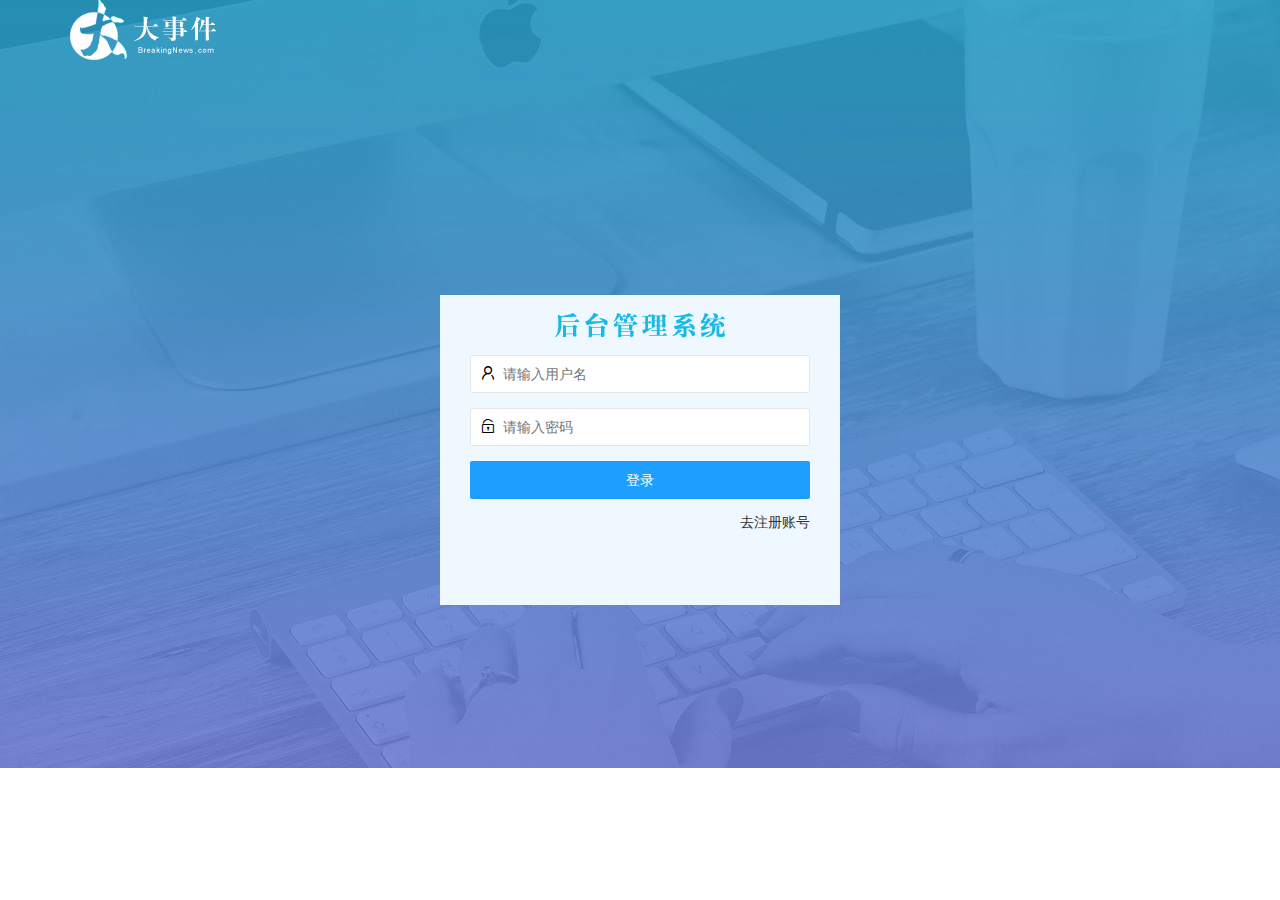
<file: login.html>
<!DOCTYPE html>
<html lang="en">

<head>
    <meta charset="UTF-8">
    <meta http-equiv="X-UA-Compatible" content="IE=edge">
    <meta name="viewport" content="width=device-width, initial-scale=1.0">
    <link rel="stylesheet" href="./assets/css/login.css">
    <link rel="stylesheet" href="./assets/lib/layui/css/layui.css">
    <title>大事件后台管理-登录/注册</title>
</head>

<body>
    <!-- logo区域 -->
    <div class="layui-main">
        <img src="./assets/images/logo.png" alt="">
    </div>
   
    <div class="loginAndRegBox">
        <div class="title-box"></div>
         <!-- 登录区域 -->
        <div class="login-box">
            <form class="layui-form" id="form_login">
                <div class="layui-form-item">
                    <i class="layui-icon layui-icon-username"></i>
                    <input type="text" name="username" required lay-verify="required" placeholder="请输入用户名"
                        autocomplete="off" class="layui-input" style="padding-left: 32px;">
                </div>
                <div class="layui-form-item">
                    <i class="layui-icon layui-icon-password"></i>
                    <input type="password" name="password" required lay-verify="required|pwd" placeholder="请输入密码"
                        autocomplete="off" class="layui-input" style="padding-left: 32px;">
                </div>

                <div class="layui-form-item">
                    
                    <button class="layui-btn layui-btn-fluid layui-btn-normal" lay-submit>登录</button>
                </div>
                <div class="layui-form-item links">
                    <a href="javascript:;" id="link_reg">去注册账号</a>

                </div>
            </form>
        </div>
        <!-- 注册区域 -->
        <div class="reg-box">
            <form class="layui-form" id="form_reg">
                <div class="layui-form-item">
                    <i class="layui-icon layui-icon-username"></i>
                    <input type="text" name="username" required lay-verify="required" placeholder="请输入用户名"
                        autocomplete="off" class="layui-input" style="padding-left: 32px;">
                </div>
                <div class="layui-form-item">
                    <i class="layui-icon layui-icon-password"></i>
                    <input type="password" name="password" required lay-verify="required|pwd" placeholder="请输入密码"
                        autocomplete="off" class="layui-input" style="padding-left: 32px;">
                </div>
                <div class="layui-form-item">
                    <i class="layui-icon layui-icon-password"></i>
                    <input type="password" name="repassword" required lay-verify="required|pwd|repwd" placeholder="再次确认密码"
                        autocomplete="off" class="layui-input" style="padding-left: 32px;">
                </div>

                <div class="layui-form-item">
                    <!-- 注意：表单提交按钮和普通按钮的区别，就是 lay-submit 属性 -->
                    <button class="layui-btn layui-btn-fluid layui-btn-normal" lay-submit>注册</button>
                </div>
                <div class="layui-form-item links">
                    <a href="javascript:;" id="link_login">去登录</a>
                </div>
            </form>
        </div>


    </div>


    <script src="./assets/lib/jquery.js"></script>
    <script src="./assets/lib/layui/layui.all.js"></script>
    <script src="./assets/js/baseAPI.js"></script>
    <script src="./assets/js/login.js"></script>
</body>

</html>
</file>
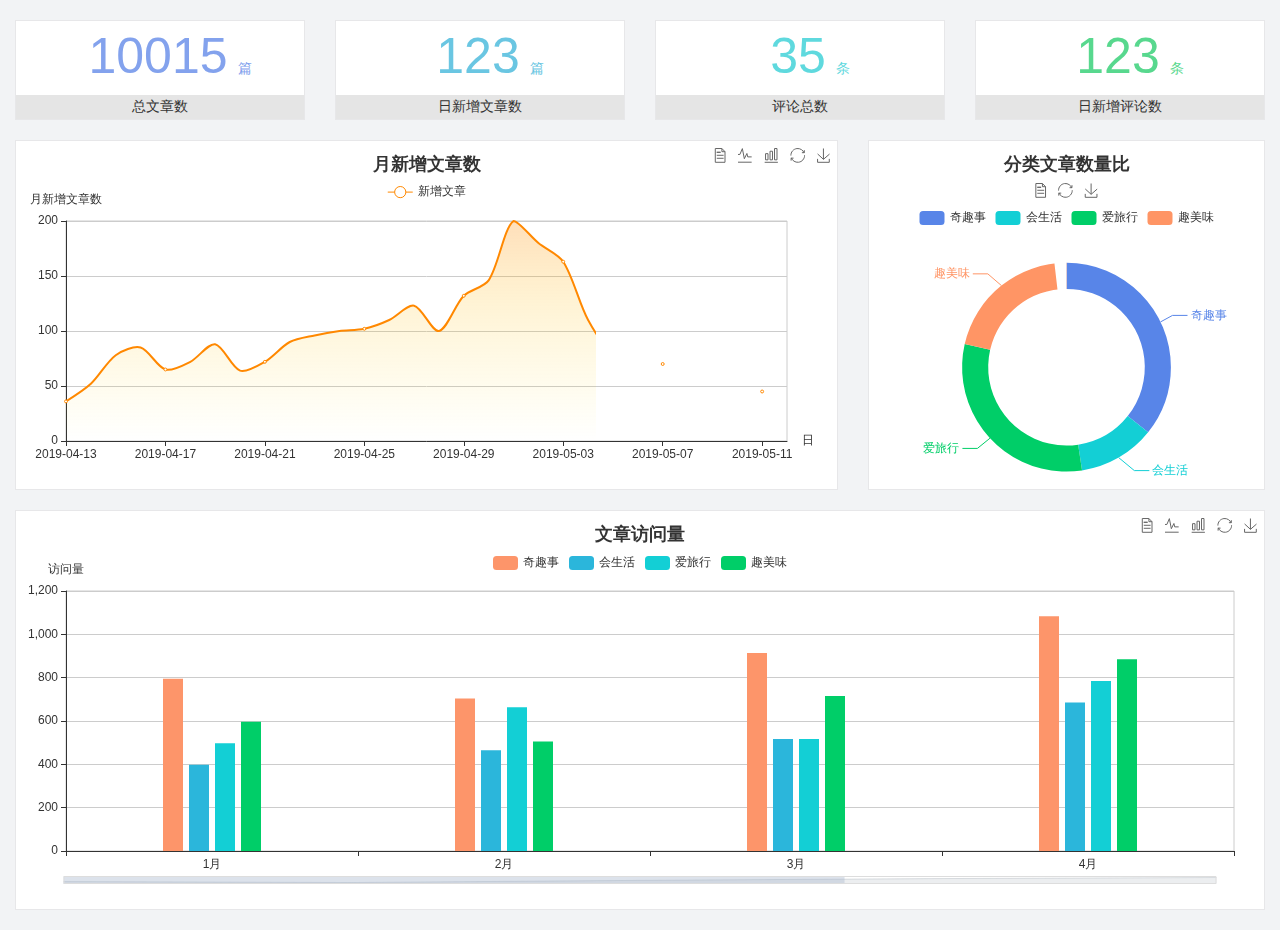
<file: home/dashboard.html>
<!DOCTYPE html>
<html lang="en">

<head>
  <meta charset="UTF-8">
  <meta name="viewport" content="width=device-width, initial-scale=1.0">
  <meta http-equiv="X-UA-Compatible" content="ie=edge">
  <title>图表统计</title>
  <link rel="stylesheet" href="../../assets/lib/bootstrap.css" />
  <link rel="stylesheet" href="../../assets/lib/main.css" />
  <script src="../../assets/lib/jquery.js"></script>
  <script type="text/javascript" src="../../assets/lib/echarts.min.js"></script>
</head>

<body>
  <div class="container-fluid">
    <div class="row spannel_list">
      <div class="col-sm-3 col-xs-6">
        <div class="spannel">
          <em>10015</em><span>篇</span>
          <b>总文章数</b>
        </div>
      </div>
      <div class="col-sm-3 col-xs-6">
        <div class="spannel scolor01">
          <em>123</em><span>篇</span>
          <b>日新增文章数</b>
        </div>
      </div>
      <div class="col-sm-3 col-xs-6">
        <div class="spannel scolor02">
          <em>35</em><span>条</span>
          <b>评论总数</b>
        </div>
      </div>
      <div class="col-sm-3 col-xs-6">
        <div class="spannel scolor03">
          <em>123</em><span>条</span>
          <b>日新增评论数</b>
        </div>
      </div>
    </div>
  </div>

  <div class="container-fluid">
    <div class="row curve-pie">
      <div class="col-lg-8 col-md-8">
        <div class="gragh_pannel" id="curve_show"></div>
      </div>
      <div class="col-lg-4 col-md-4">
        <div class="gragh_pannel" id="pie_show"></div>
      </div>
    </div>
  </div>

  <div class="container-fluid">
    <div class="column_pannel" id="column_show"></div>
  </div>

  <script>
    var oChart = echarts.init(document.getElementById('curve_show'));
    var aList_all = [
      { 'count': 36, 'date': '2019-04-13' },
      { 'count': 52, 'date': '2019-04-14' },
      { 'count': 78, 'date': '2019-04-15' },
      { 'count': 85, 'date': '2019-04-16' },
      { 'count': 65, 'date': '2019-04-17' },
      { 'count': 72, 'date': '2019-04-18' },
      { 'count': 88, 'date': '2019-04-19' },
      { 'count': 64, 'date': '2019-04-20' },
      { 'count': 72, 'date': '2019-04-21' },
      { 'count': 90, 'date': '2019-04-22' },
      { 'count': 96, 'date': '2019-04-23' },
      { 'count': 100, 'date': '2019-04-24' },
      { 'count': 102, 'date': '2019-04-25' },
      { 'count': 110, 'date': '2019-04-26' },
      { 'count': 123, 'date': '2019-04-27' },
      { 'count': 100, 'date': '2019-04-28' },
      { 'count': 132, 'date': '2019-04-29' },
      { 'count': 146, 'date': '2019-04-30' },
      { 'count': 200, 'date': '2019-05-01' },
      { 'count': 180, 'date': '2019-05-02' },
      { 'count': 163, 'date': '2019-05-03' },
      { 'count': 110, 'date': '2019-05-04' },
      { 'count': 80, 'date': '2019-05-05' },
      { 'count': 82, 'date': '2019-05-06' },
      { 'count': 70, 'date': '2019-05-07' },
      { 'count': 65, 'date': '2019-05-08' },
      { 'count': 54, 'date': '2019-05-09' },
      { 'count': 40, 'date': '2019-05-10' },
      { 'count': 45, 'date': '2019-05-11' },
      { 'count': 38, 'date': '2019-05-12' },
    ];

    let aCount = [];
    let aDate = [];

    for (var i = 0; i < aList_all.length; i++) {
      aCount.push(aList_all[i].count);
      aDate.push(aList_all[i].date);
    }

    var chartopt = {
      title: {
        text: '月新增文章数',
        left: 'center',
        top: '10'
      },
      tooltip: {
        trigger: 'axis'
      },
      legend: {
        data: ['新增文章'],
        top: '40'
      },
      toolbox: {
        show: true,
        feature: {
          mark: { show: true },
          dataView: { show: true, readOnly: false },
          magicType: { show: true, type: ['line', 'bar'] },
          restore: { show: true },
          saveAsImage: { show: true }
        }
      },
      calculable: true,
      xAxis: [
        {
          name: '日',
          type: 'category',
          boundaryGap: false,
          data: aDate
        }
      ],
      yAxis: [
        {
          name: '月新增文章数',
          type: 'value'
        }
      ],
      series: [
        {
          name: '新增文章',
          type: 'line',
          smooth: true,
          itemStyle: { normal: { areaStyle: { type: 'default' }, color: '#f80' }, lineStyle: { color: '#f80' } },
          data: aCount
        }],
      areaStyle: {
        normal: {
          color: new echarts.graphic.LinearGradient(0, 0, 0, 1, [{
            offset: 0,
            color: 'rgba(255,136,0,0.39)'
          }, {
            offset: .34,
            color: 'rgba(255,180,0,0.25)'
          }, {
            offset: 1,
            color: 'rgba(255,222,0,0.00)'
          }])

        }
      },
      grid: {
        show: true,
        x: 50,
        x2: 50,
        y: 80,
        height: 220
      }
    };

    oChart.setOption(chartopt);


    var oPie = echarts.init(document.getElementById('pie_show'));
    var oPieopt =
    {
      title: {
        top: 10,
        text: '分类文章数量比',
        x: 'center'
      },
      tooltip: {
        trigger: 'item',
        formatter: "{a} <br/>{b} : {c} ({d}%)"
      },
      color: ['#5885e8', '#13cfd5', '#00ce68', '#ff9565'],
      legend: {
        x: 'center',
        top: 65,
        data: ['奇趣事', '会生活', '爱旅行', '趣美味']
      },
      toolbox: {
        show: true,
        x: 'center',
        top: 35,
        feature: {
          mark: { show: true },
          dataView: { show: true, readOnly: false },
          magicType: {
            show: true,
            type: ['pie', 'funnel'],
            option: {
              funnel: {
                x: '25%',
                width: '50%',
                funnelAlign: 'left',
                max: 1548
              }
            }
          },
          restore: { show: true },
          saveAsImage: { show: true }
        }
      },
      calculable: true,
      series: [
        {
          name: '访问来源',
          type: 'pie',
          radius: ['45%', '60%'],
          center: ['50%', '65%'],
          data: [
            { value: 300, name: '奇趣事' },
            { value: 100, name: '会生活' },
            { value: 260, name: '爱旅行' },
            { value: 180, name: '趣美味' }
          ]
        }
      ]
    };
    oPie.setOption(oPieopt);



    var oColumn = this.echarts.init(document.getElementById('column_show'));
    var oColumnopt =
    {
      title: {
        text: '文章访问量',
        left: 'center',
        top: '10'
      },
      tooltip: {
        trigger: 'axis'
      },
      legend: {
        data: ['奇趣事', '会生活', '爱旅行', '趣美味'],
        top: '40'
      },
      toolbox: {
        show: true,
        feature: {
          mark: { show: true },
          dataView: { show: true, readOnly: false },
          magicType: { show: true, type: ['line', 'bar'] },
          restore: { show: true },
          saveAsImage: { show: true }
        }
      },
      calculable: true,
      xAxis: [
        {
          type: 'category',
          data: ['1月', '2月', '3月', '4月', '5月']
        }
      ],
      yAxis: [
        {
          name: '访问量',
          type: 'value'
        }
      ],
      series: [
        {
          name: '奇趣事',
          type: 'bar',
          barWidth: 20,
          itemStyle: {
            normal: { areaStyle: { type: 'default' }, color: '#fd956a' }
          },
          data: [800, 708, 920, 1090, 1200]
        },
        {
          name: '会生活',
          type: 'bar',
          barWidth: 20,
          itemStyle: {
            normal: { areaStyle: { type: 'default' }, color: '#2bb6db' }
          },
          data: [400, 468, 520, 690, 800]
        },
        {
          name: '爱旅行',
          type: 'bar',
          barWidth: 20,
          itemStyle: {
            normal: { areaStyle: { type: 'default' }, color: '#13cfd5' }
          },
          data: [500, 668, 520, 790, 900]
        },
        {
          name: '趣美味',
          type: 'bar',
          barWidth: 20,
          itemStyle: {
            normal: { areaStyle: { type: 'default' }, color: '#00ce68' }
          },
          data: [600, 508, 720, 890, 1000]
        }
      ],
      grid: {
        show: true,
        x: 50,
        x2: 30,
        y: 80,
        height: 260
      },
      dataZoom: [//给x轴设置滚动条
        {
          start: 0,//默认为0
          end: 100 - 1000 / 31,//默认为100
          type: 'slider',
          show: true,
          xAxisIndex: [0],
          handleSize: 0,//滑动条的 左右2个滑动条的大小
          height: 8,//组件高度
          left: 45, //左边的距离
          right: 50,//右边的距离
          bottom: 26,//右边的距离
          handleColor: '#ddd',//h滑动图标的颜色
          handleStyle: {
            borderColor: "#cacaca",
            borderWidth: "1",
            shadowBlur: 2,
            background: "#ddd",
            shadowColor: "#ddd",
          }
        }]
    };
    oColumn.setOption(oColumnopt);
  </script>
</body>

</html>
</file>
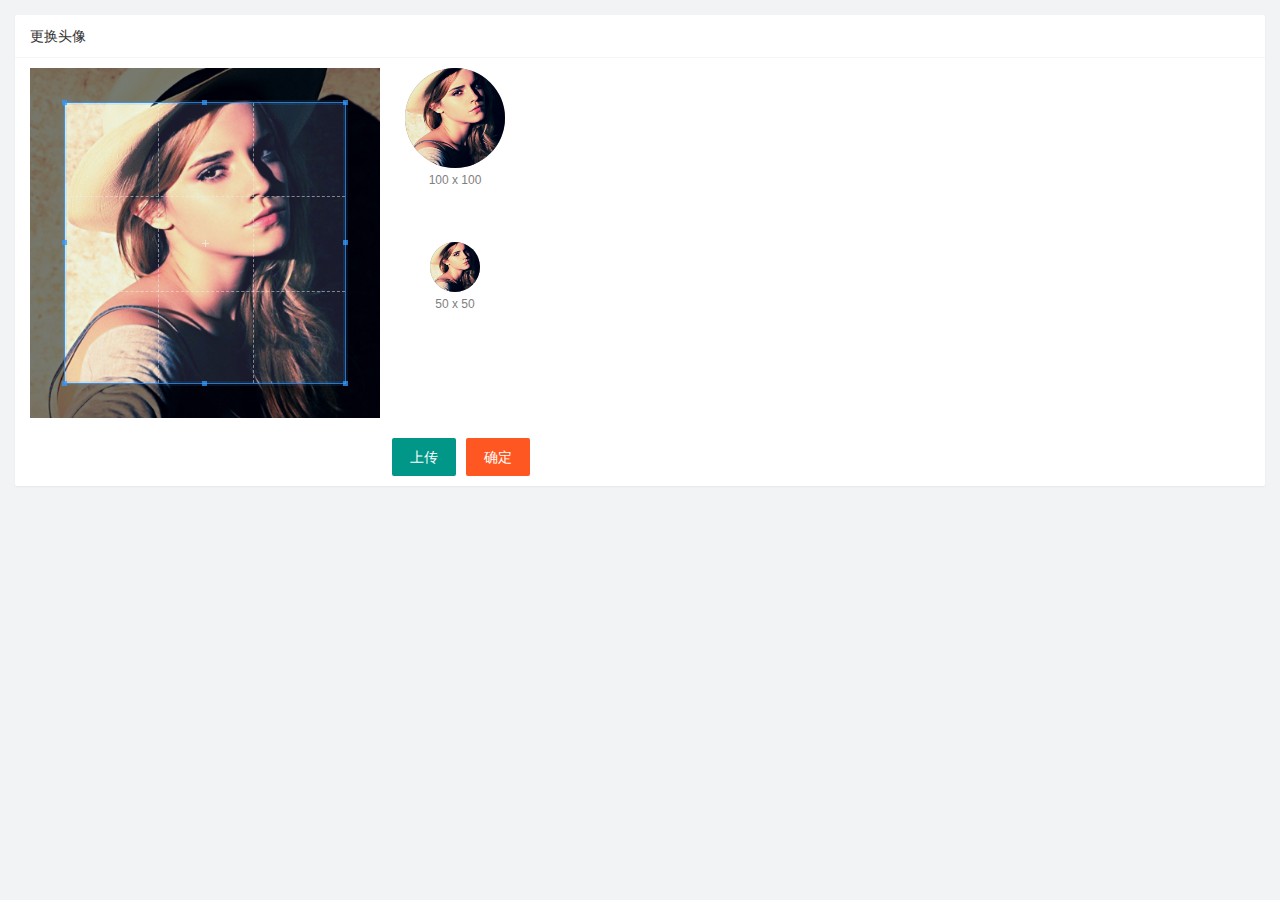
<file: home/user_avtatar.html>
<!DOCTYPE html>
<html lang="en">

<head>
    <meta charset="UTF-8">
    <meta http-equiv="X-UA-Compatible" content="IE=edge">
    <meta name="viewport" content="width=device-width, initial-scale=1.0">
    <link rel="stylesheet" href="/assets/lib/layui/css/layui.css">
    <link rel="stylesheet" href="/assets/lib/cropper/cropper.css" />
    
    <style>
        * {
            margin: 0;
            padding: 0;
        }

        body {
            background-color: #f2f3f5;
            padding: 15px;
        }

        /* 设置卡片主体区域的宽度 */
        .layui-card-body {
            width: 500px;
        }

        /* 设置按钮行的样式 */
        .row2 {
            display: flex;
            justify-content: flex-end;
            margin-top: 20px;
        }

        /* 设置裁剪区域的样式 */
        .cropper-box {
            width: 350px;
            height: 350px;
            background-color: cyan;
            overflow: hidden;
        }

        /* 设置第一个预览区域的样式 */
        .w100 {
            width: 100px;
            height: 100px;
            background-color: gray;
        }

        /* 设置第二个预览区域的样式 */
        .w50 {
            width: 50px;
            height: 50px;
            background-color: gray;
            margin-top: 50px;
        }

        /* 设置预览区域下方文本的样式 */
        .size {
            font-size: 12px;
            color: gray;
            text-align: center;
        }

        /* 设置图片行的样式 */
        .row1 {
            display: flex;
        }

        /* 设置 preview-box 区域的的样式 */
        .preview-box {
            display: flex;
            flex-direction: column;
            flex: 1;
            align-items: center;
        }

        /* 设置 img-preview 区域的样式 */
        .img-preview {
            overflow: hidden;
            border-radius: 50%;
        }
        #file{display: none;}
    </style>
    <title>Document</title>
</head>

<body>
    <div class="layui-card">
        <div class="layui-card-header">更换头像</div>
        <div class="layui-card-body">
            <!-- 第一行的图片裁剪和预览区域 -->
            <div class="row1">
                <!-- 图片裁剪区域 -->
                <div class="cropper-box">
                    <!-- 这个 img 标签很重要，将来会把它初始化为裁剪区域 -->
                    <img id="image" src="/assets/images/sample.jpg" />
                </div>
                <!-- 图片的预览区域 -->
                <div class="preview-box">
                    <div>
                        <!-- 宽高为 100px 的预览区域 -->
                        <div class="img-preview w100"></div>
                        <p class="size">100 x 100</p>
                    </div>
                    <div>
                        <!-- 宽高为 50px 的预览区域 -->
                        <div class="img-preview w50"></div>
                        <p class="size">50 x 50</p>
                    </div>
                </div>
            </div>

            <!-- 第二行的按钮区域 -->
            <div class="row2">
                <input type="file" id="file" accept="image/png,image/jpeg">
                <button type="button" id="btnChooseImage" class="layui-btn">上传</button>
                <button type="button" id="btnUpload" class="layui-btn layui-btn-danger">确定</button>
            </div>
        </div>
    </div>
    <script src="/assets/lib/layui/layui.all.js"></script>
    <script src="/assets/lib/jquery.js"></script>
    <script src="/assets/lib/cropper/Cropper.js"></script>
    <script src="/assets/lib/cropper/jquery-cropper.js"></script>
    <script src="/assets/js/baseAPI.js"></script>
<script>
      // 1.1 获取裁剪区域的 DOM 元素
  var $image = $('#image')
  // 1.2 配置选项
  const options = {
    // 纵横比
    aspectRatio: 1,
    // 指定预览区域
    preview: '.img-preview'
  }

  // 1.3 创建裁剪区域
  $image.cropper(options)
  let layer = layui.layer
  $('#btnChooseImage').on('click',function(){
    $('#file').click()
  })
  //监听图片选择区域是否发生改变（是否已选择文件）
  $('#file').on('change',function(e){
    var filelist = e.target.files
    
    if(filelist.length === 0) return layer.msg('请选择照片！')
    //1拿到用户的文件
    var file = e.target.files[0]
    //2将文件转化为路径
    var newImgURL = URL.createObjectURL(file)
    //3先`销毁`旧的裁剪区域，再`重新设置图片路径`，之后再`创建新的裁剪区域`：
    $image
   .cropper('destroy')      // 销毁旧的裁剪区域
   .attr('src', newImgURL)  // 重新设置图片路径
   .cropper(options)        // 重新初始化裁剪区域

   $('#btnUpload').on('click',function(){
    //拿到用户裁剪过后的图片
    var dataURL = $image
      .cropper('getCroppedCanvas', { // 创建一个 Canvas 画布
        width: 100,
        height: 100
      })
      .toDataURL('image/png')       // 将 Canvas 画布上的内容，转化为 base64 格式的字符串
      //2.调用接口，将图片上传到服务器上
      $.ajax({
        method:'POST',
        url:'/my/update/avatar',
        data:{
            avatar:dataURL
        },
        success:function(res){
            if(res.status !== 0) return layer.msg('更新头像失败！')
            layer.msg('更新头像成功')
            window.parent.getUserInfo()
        }
      })
   })
  })
</script>
</body>

</html>
</file>
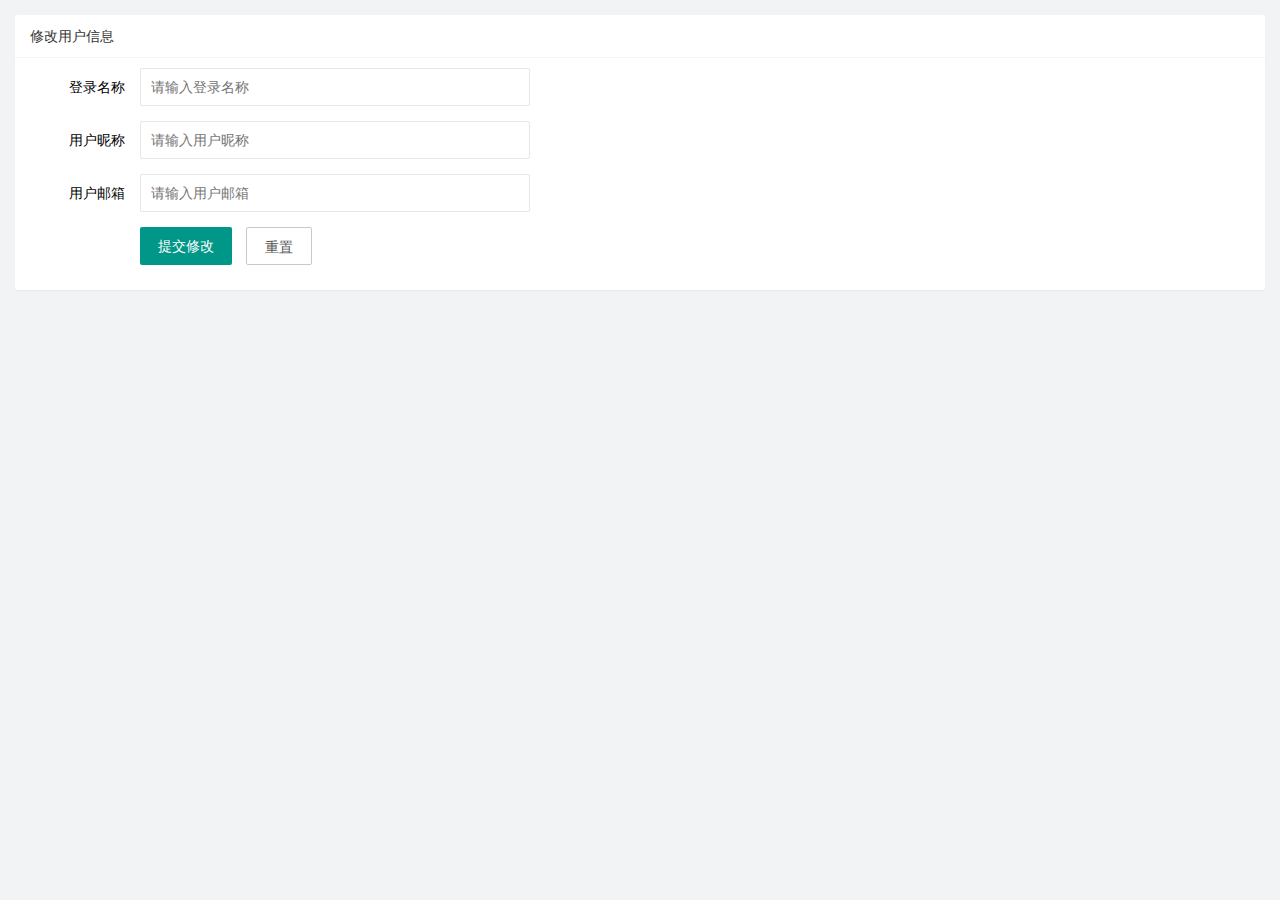
<file: home/user_info.html>
<!DOCTYPE html>
<html lang="en">

<head>
    <meta charset="UTF-8">
    <meta http-equiv="X-UA-Compatible" content="IE=edge">
    <meta name="viewport" content="width=device-width, initial-scale=1.0">
    <title>Document</title>

    <link rel="stylesheet" href="../assets/lib/layui/css/layui.css">
    <link rel="stylesheet" href="../assets/css/user_info.css">
</head>

<body>
    <div class="layui-card">
        <div class="layui-card-header">修改用户信息</div>
        <div class="layui-card-body">
            <form class="layui-form" lay-filter="formUserInfo">
                
                <input type="hidden" name="id" value="">
                
                <div class="layui-form-item">
                    <label class="layui-form-label">登录名称</label>
                    <div class="layui-input-block">
                        <input type="text" name="username" required placeholder="请输入登录名称"
                            autocomplete="off" class="layui-input" readonly> 
                    </div>
                </div>
                <div class="layui-form-item">
                    <label class="layui-form-label">用户昵称</label>
                    <div class="layui-input-block">
                        <input type="text" name="nickname" required lay-verify="required|nickname" placeholder="请输入用户昵称"
                            autocomplete="off" class="layui-input">
                    </div>
                </div>
                <div class="layui-form-item">
                    <label class="layui-form-label">用户邮箱</label>
                    <div class="layui-input-block">
                        <input type="text" name="email" required lay-verify="required|email" placeholder="请输入用户邮箱"
                            autocomplete="off" class="layui-input">
                    </div>
                </div>
                <div class="layui-form-item">
                    <div class="layui-input-block">
                        <button class="layui-btn" lay-submit lay-filter="formDemo">提交修改</button>
                        <button type="reset" id="btnReset" class="layui-btn layui-btn-primary">重置</button>
                    </div>
                </div>
            </form>
        </div>
    </div>
    <script src="../assets/lib/layui/layui.all.js"></script>
    <script src="../assets/lib/jquery.js"></script>
    <script src="../assets/js/baseAPI.js"></script>
    <script src="../assets/js/user_info.js"></script>
</body>

</html>
</file>
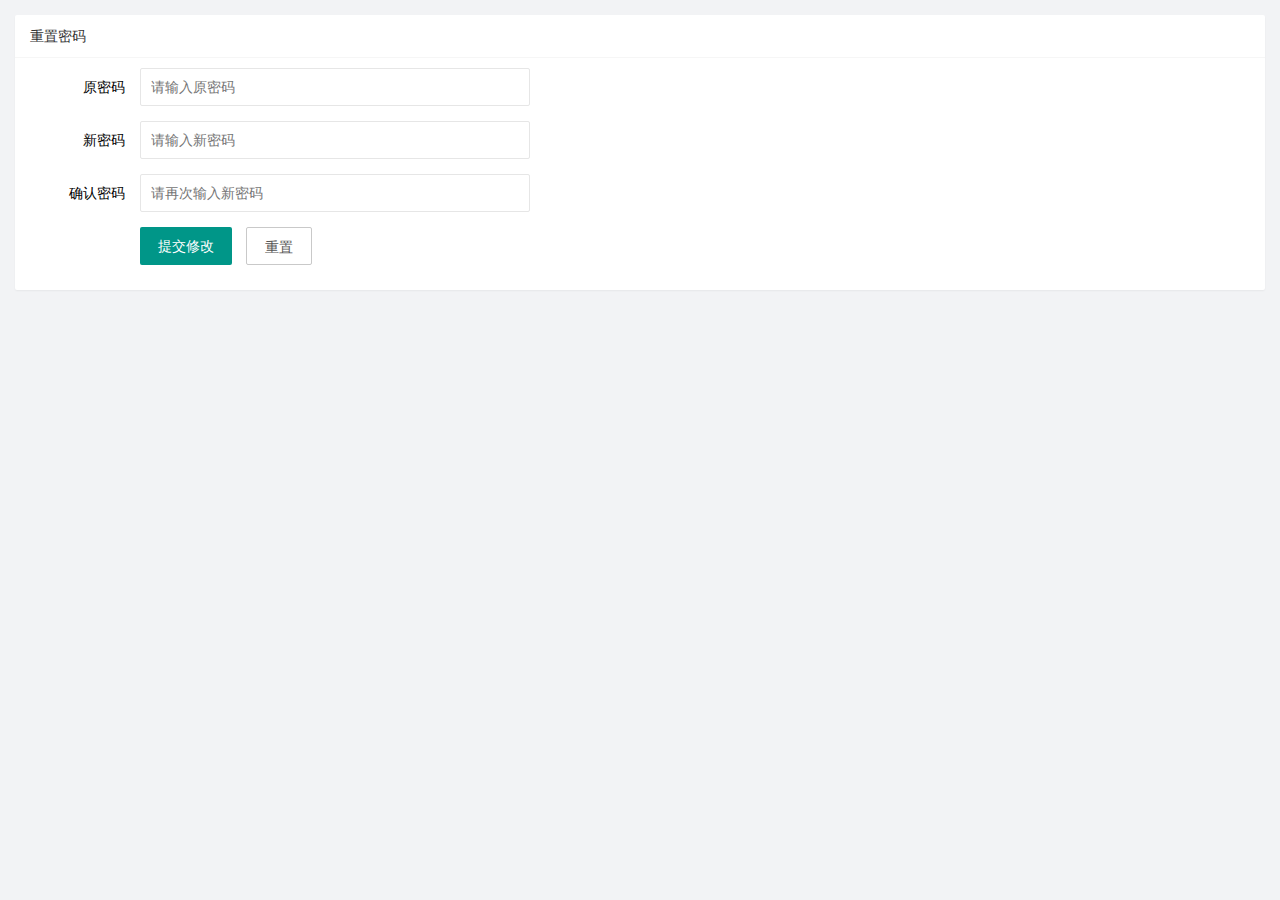
<file: home/user_pwd.html>
<!DOCTYPE html>
<html lang="en">

<head>
    <meta charset="UTF-8">
    <meta http-equiv="X-UA-Compatible" content="IE=edge">
    <meta name="viewport" content="width=device-width, initial-scale=1.0">
    <title>Document</title>

    <link rel="stylesheet" href="../assets/lib/layui/css/layui.css">
    <link rel="stylesheet" href="../assets/css/user_info.css">
</head>

<body>
    <div class="layui-card">
        <div class="layui-card-header">重置密码</div>
        <div class="layui-card-body">
            <form class="layui-form">
                
                <input type="hidden" name="id" value="">
                
                <div class="layui-form-item">
                    <label class="layui-form-label">原密码</label>
                    <div class="layui-input-block">
                        <input type="password" name="oldPwd" required lay-verify="required|pwd" placeholder="请输入原密码"
                            autocomplete="off" class="layui-input"> 
                    </div>
                </div>
                <div class="layui-form-item">
                    <label class="layui-form-label">新密码</label>
                    <div class="layui-input-block">
                        <input type="password" name="newPwd" required lay-verify="required|pwd|snamePwd" placeholder="请输入新密码"
                            autocomplete="off" class="layui-input">
                    </div>
                </div>
                <div class="layui-form-item">
                    <label class="layui-form-label">确认密码</label>
                    <div class="layui-input-block">
                        <input type="password" name="rePwd" required lay-verify="required|pwd|rePwd" placeholder="请再次输入新密码"
                            autocomplete="off" class="layui-input">
                    </div>
                </div>
                <div class="layui-form-item">
                    <div class="layui-input-block">
                        <button class="layui-btn" lay-submit lay-filter="formDemo">提交修改</button>
                        <button type="reset" id="btnReset" class="layui-btn layui-btn-primary">重置</button>
                    </div>
                </div>
            </form>
        </div>
    </div>
    <script src="../assets/lib/layui/layui.all.js"></script>
    <script src="../assets/lib/jquery.js"></script>
    <script src="../assets/js/baseAPI.js"></script>
    <script src="../assets/js/user_pwd.js"></script>
</body>

</html>
</file>
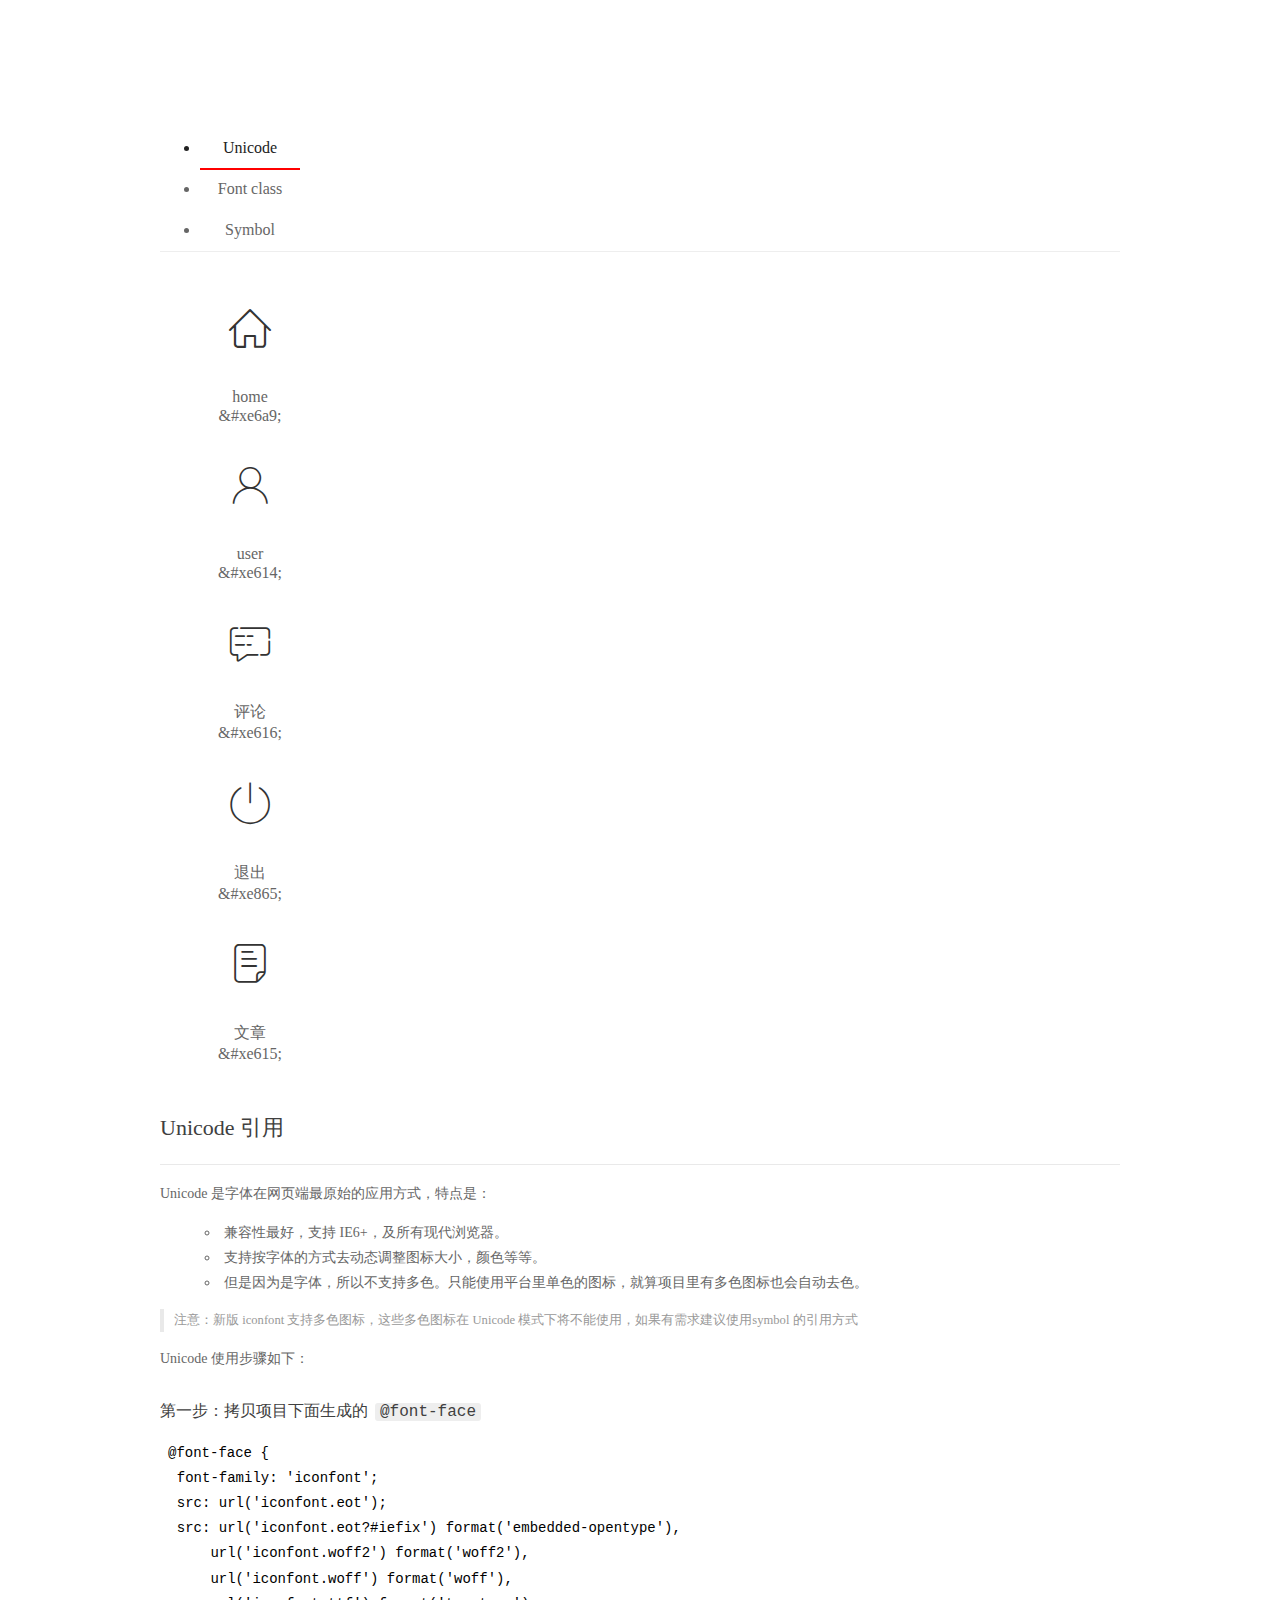
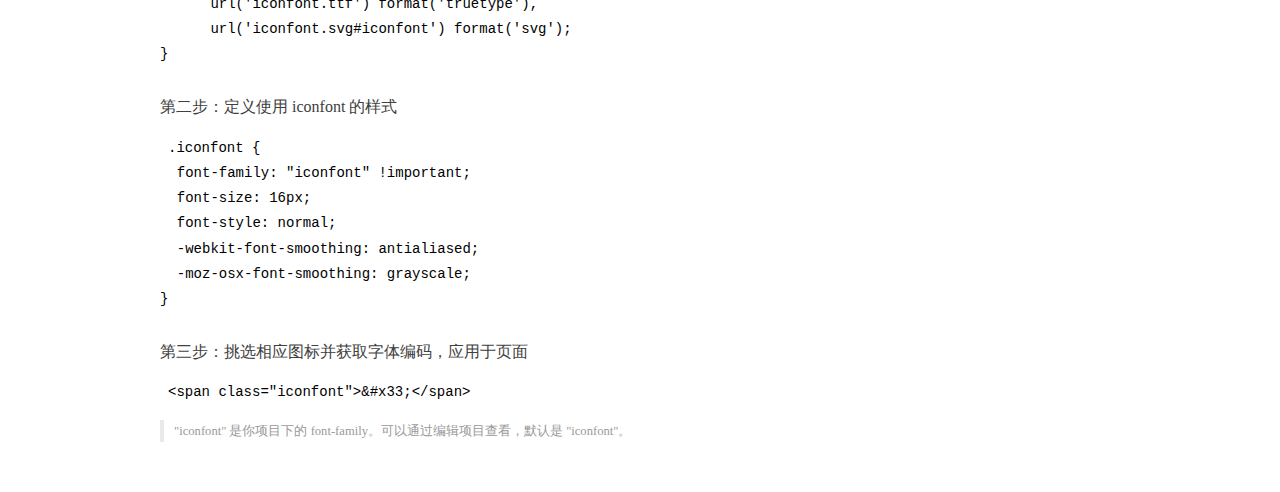
<file: assets/fonts/demo_index.html>
<!DOCTYPE html>
<html>
<head>
  <meta charset="utf-8"/>
  <title>IconFont Demo</title>
  <link rel="shortcut icon" href="https://gtms04.alicdn.com/tps/i4/TB1_oz6GVXXXXaFXpXXJDFnIXXX-64-64.ico" type="image/x-icon"/>
  <link rel="stylesheet" href="https://g.alicdn.com/thx/cube/1.3.2/cube.min.css">
  <link rel="stylesheet" href="demo.css">
  <link rel="stylesheet" href="iconfont.css">
  <script src="iconfont.js"></script>
  <!-- jQuery -->
  <script src="https://a1.alicdn.com/oss/uploads/2018/12/26/7bfddb60-08e8-11e9-9b04-53e73bb6408b.js"></script>
  <!-- 代码高亮 -->
  <script src="https://a1.alicdn.com/oss/uploads/2018/12/26/a3f714d0-08e6-11e9-8a15-ebf944d7534c.js"></script>
</head>
<body>
  <div class="main">
    <h1 class="logo"><a href="https://www.iconfont.cn/" title="iconfont 首页" target="_blank">&#xe86b;</a></h1>
    <div class="nav-tabs">
      <ul id="tabs" class="dib-box">
        <li class="dib active"><span>Unicode</span></li>
        <li class="dib"><span>Font class</span></li>
        <li class="dib"><span>Symbol</span></li>
      </ul>
      
    </div>
    <div class="tab-container">
      <div class="content unicode" style="display: block;">
          <ul class="icon_lists dib-box">
          
            <li class="dib">
              <span class="icon iconfont">&#xe6a9;</span>
                <div class="name">home</div>
                <div class="code-name">&amp;#xe6a9;</div>
              </li>
          
            <li class="dib">
              <span class="icon iconfont">&#xe614;</span>
                <div class="name">user</div>
                <div class="code-name">&amp;#xe614;</div>
              </li>
          
            <li class="dib">
              <span class="icon iconfont">&#xe616;</span>
                <div class="name">评论</div>
                <div class="code-name">&amp;#xe616;</div>
              </li>
          
            <li class="dib">
              <span class="icon iconfont">&#xe865;</span>
                <div class="name">退出</div>
                <div class="code-name">&amp;#xe865;</div>
              </li>
          
            <li class="dib">
              <span class="icon iconfont">&#xe615;</span>
                <div class="name">文章</div>
                <div class="code-name">&amp;#xe615;</div>
              </li>
          
          </ul>
          <div class="article markdown">
          <h2 id="unicode-">Unicode 引用</h2>
          <hr>

          <p>Unicode 是字体在网页端最原始的应用方式，特点是：</p>
          <ul>
            <li>兼容性最好，支持 IE6+，及所有现代浏览器。</li>
            <li>支持按字体的方式去动态调整图标大小，颜色等等。</li>
            <li>但是因为是字体，所以不支持多色。只能使用平台里单色的图标，就算项目里有多色图标也会自动去色。</li>
          </ul>
          <blockquote>
            <p>注意：新版 iconfont 支持多色图标，这些多色图标在 Unicode 模式下将不能使用，如果有需求建议使用symbol 的引用方式</p>
          </blockquote>
          <p>Unicode 使用步骤如下：</p>
          <h3 id="-font-face">第一步：拷贝项目下面生成的 <code>@font-face</code></h3>
<pre><code class="language-css"
>@font-face {
  font-family: 'iconfont';
  src: url('iconfont.eot');
  src: url('iconfont.eot?#iefix') format('embedded-opentype'),
      url('iconfont.woff2') format('woff2'),
      url('iconfont.woff') format('woff'),
      url('iconfont.ttf') format('truetype'),
      url('iconfont.svg#iconfont') format('svg');
}
</code></pre>
          <h3 id="-iconfont-">第二步：定义使用 iconfont 的样式</h3>
<pre><code class="language-css"
>.iconfont {
  font-family: "iconfont" !important;
  font-size: 16px;
  font-style: normal;
  -webkit-font-smoothing: antialiased;
  -moz-osx-font-smoothing: grayscale;
}
</code></pre>
          <h3 id="-">第三步：挑选相应图标并获取字体编码，应用于页面</h3>
<pre>
<code class="language-html"
>&lt;span class="iconfont"&gt;&amp;#x33;&lt;/span&gt;
</code></pre>
          <blockquote>
            <p>"iconfont" 是你项目下的 font-family。可以通过编辑项目查看，默认是 "iconfont"。</p>
          </blockquote>
          </div>
      </div>
      <div class="content font-class">
        <ul class="icon_lists dib-box">
          
          <li class="dib">
            <span class="icon iconfont icon-home"></span>
            <div class="name">
              home
            </div>
            <div class="code-name">.icon-home
            </div>
          </li>
          
          <li class="dib">
            <span class="icon iconfont icon-user"></span>
            <div class="name">
              user
            </div>
            <div class="code-name">.icon-user
            </div>
          </li>
          
          <li class="dib">
            <span class="icon iconfont icon-pinglun"></span>
            <div class="name">
              评论
            </div>
            <div class="code-name">.icon-pinglun
            </div>
          </li>
          
          <li class="dib">
            <span class="icon iconfont icon-tuichu"></span>
            <div class="name">
              退出
            </div>
            <div class="code-name">.icon-tuichu
            </div>
          </li>
          
          <li class="dib">
            <span class="icon iconfont icon-16"></span>
            <div class="name">
              文章
            </div>
            <div class="code-name">.icon-16
            </div>
          </li>
          
        </ul>
        <div class="article markdown">
        <h2 id="font-class-">font-class 引用</h2>
        <hr>

        <p>font-class 是 Unicode 使用方式的一种变种，主要是解决 Unicode 书写不直观，语意不明确的问题。</p>
        <p>与 Unicode 使用方式相比，具有如下特点：</p>
        <ul>
          <li>兼容性良好，支持 IE8+，及所有现代浏览器。</li>
          <li>相比于 Unicode 语意明确，书写更直观。可以很容易分辨这个 icon 是什么。</li>
          <li>因为使用 class 来定义图标，所以当要替换图标时，只需要修改 class 里面的 Unicode 引用。</li>
          <li>不过因为本质上还是使用的字体，所以多色图标还是不支持的。</li>
        </ul>
        <p>使用步骤如下：</p>
        <h3 id="-fontclass-">第一步：引入项目下面生成的 fontclass 代码：</h3>
<pre><code class="language-html">&lt;link rel="stylesheet" href="./iconfont.css"&gt;
</code></pre>
        <h3 id="-">第二步：挑选相应图标并获取类名，应用于页面：</h3>
<pre><code class="language-html">&lt;span class="iconfont icon-xxx"&gt;&lt;/span&gt;
</code></pre>
        <blockquote>
          <p>"
            iconfont" 是你项目下的 font-family。可以通过编辑项目查看，默认是 "iconfont"。</p>
        </blockquote>
      </div>
      </div>
      <div class="content symbol">
          <ul class="icon_lists dib-box">
          
            <li class="dib">
                <svg class="icon svg-icon" aria-hidden="true">
                  <use xlink:href="#icon-home"></use>
                </svg>
                <div class="name">home</div>
                <div class="code-name">#icon-home</div>
            </li>
          
            <li class="dib">
                <svg class="icon svg-icon" aria-hidden="true">
                  <use xlink:href="#icon-user"></use>
                </svg>
                <div class="name">user</div>
                <div class="code-name">#icon-user</div>
            </li>
          
            <li class="dib">
                <svg class="icon svg-icon" aria-hidden="true">
                  <use xlink:href="#icon-pinglun"></use>
                </svg>
                <div class="name">评论</div>
                <div class="code-name">#icon-pinglun</div>
            </li>
          
            <li class="dib">
                <svg class="icon svg-icon" aria-hidden="true">
                  <use xlink:href="#icon-tuichu"></use>
                </svg>
                <div class="name">退出</div>
                <div class="code-name">#icon-tuichu</div>
            </li>
          
            <li class="dib">
                <svg class="icon svg-icon" aria-hidden="true">
                  <use xlink:href="#icon-16"></use>
                </svg>
                <div class="name">文章</div>
                <div class="code-name">#icon-16</div>
            </li>
          
          </ul>
          <div class="article markdown">
          <h2 id="symbol-">Symbol 引用</h2>
          <hr>

          <p>这是一种全新的使用方式，应该说这才是未来的主流，也是平台目前推荐的用法。相关介绍可以参考这篇<a href="">文章</a>
            这种用法其实是做了一个 SVG 的集合，与另外两种相比具有如下特点：</p>
          <ul>
            <li>支持多色图标了，不再受单色限制。</li>
            <li>通过一些技巧，支持像字体那样，通过 <code>font-size</code>, <code>color</code> 来调整样式。</li>
            <li>兼容性较差，支持 IE9+，及现代浏览器。</li>
            <li>浏览器渲染 SVG 的性能一般，还不如 png。</li>
          </ul>
          <p>使用步骤如下：</p>
          <h3 id="-symbol-">第一步：引入项目下面生成的 symbol 代码：</h3>
<pre><code class="language-html">&lt;script src="./iconfont.js"&gt;&lt;/script&gt;
</code></pre>
          <h3 id="-css-">第二步：加入通用 CSS 代码（引入一次就行）：</h3>
<pre><code class="language-html">&lt;style&gt;
.icon {
  width: 1em;
  height: 1em;
  vertical-align: -0.15em;
  fill: currentColor;
  overflow: hidden;
}
&lt;/style&gt;
</code></pre>
          <h3 id="-">第三步：挑选相应图标并获取类名，应用于页面：</h3>
<pre><code class="language-html">&lt;svg class="icon" aria-hidden="true"&gt;
  &lt;use xlink:href="#icon-xxx"&gt;&lt;/use&gt;
&lt;/svg&gt;
</code></pre>
          </div>
      </div>

    </div>
  </div>
  <script>
  $(document).ready(function () {
      $('.tab-container .content:first').show()

      $('#tabs li').click(function (e) {
        var tabContent = $('.tab-container .content')
        var index = $(this).index()

        if ($(this).hasClass('active')) {
          return
        } else {
          $('#tabs li').removeClass('active')
          $(this).addClass('active')

          tabContent.hide().eq(index).fadeIn()
        }
      })
    })
  </script>
</body>
</html>
</file>
<file: assets/css/login.css>
body,html{
    padding: 0;
    margin: 0;
}
body{
    width: 100%;
    height: 100%;
    background: url('../images/login_bg.jpg') no-repeat ;
    background-size: cover;
}
.loginAndRegBox{
    width: 400px;
    height: 310px;
    background-color: aliceblue;
    position: absolute;
    left: 50%;
    top: 50%;
    transform: translate(-50%, -50%);
}
.title-box {
    height: 60px;
    background: url('/assets/images/login_title.png') no-repeat center;
  }
  .layui-form{
    padding: 0 30px;
  }
  .layui-form-item{
    position: relative;
  }
  .layui-icon{
    position: absolute;
    left: 10px;
    top: 10px;
  }
  .links{
    display: flex;
    justify-content: flex-end;

  }
.reg-box{
    display: none;
}
</file>
<file: assets/lib/layui/css/layui.css>
/** layui-v2.5.5 MIT License By https://www.layui.com */
 .layui-inline,img{display:inline-block;vertical-align:middle}h1,h2,h3,h4,h5,h6{font-weight:400}.layui-edge,.layui-header,.layui-inline,.layui-main{position:relative}.layui-body,.layui-edge,.layui-elip{overflow:hidden}.layui-btn,.layui-edge,.layui-inline,img{vertical-align:middle}.layui-btn,.layui-disabled,.layui-icon,.layui-unselect{-moz-user-select:none;-webkit-user-select:none;-ms-user-select:none}.layui-elip,.layui-form-checkbox span,.layui-form-pane .layui-form-label{text-overflow:ellipsis;white-space:nowrap}.layui-breadcrumb,.layui-tree-btnGroup{visibility:hidden}blockquote,body,button,dd,div,dl,dt,form,h1,h2,h3,h4,h5,h6,input,li,ol,p,pre,td,textarea,th,ul{margin:0;padding:0;-webkit-tap-highlight-color:rgba(0,0,0,0)}a:active,a:hover{outline:0}img{border:none}li{list-style:none}table{border-collapse:collapse;border-spacing:0}h4,h5,h6{font-size:100%}button,input,optgroup,option,select,textarea{font-family:inherit;font-size:inherit;font-style:inherit;font-weight:inherit;outline:0}pre{white-space:pre-wrap;white-space:-moz-pre-wrap;white-space:-pre-wrap;white-space:-o-pre-wrap;word-wrap:break-word}body{line-height:24px;font:14px Helvetica Neue,Helvetica,PingFang SC,Tahoma,Arial,sans-serif}hr{height:1px;margin:10px 0;border:0;clear:both}a{color:#333;text-decoration:none}a:hover{color:#777}a cite{font-style:normal;*cursor:pointer}.layui-border-box,.layui-border-box *{box-sizing:border-box}.layui-box,.layui-box *{box-sizing:content-box}.layui-clear{clear:both;*zoom:1}.layui-clear:after{content:'\20';clear:both;*zoom:1;display:block;height:0}.layui-inline{*display:inline;*zoom:1}.layui-edge{display:inline-block;width:0;height:0;border-width:6px;border-style:dashed;border-color:transparent}.layui-edge-top{top:-4px;border-bottom-color:#999;border-bottom-style:solid}.layui-edge-right{border-left-color:#999;border-left-style:solid}.layui-edge-bottom{top:2px;border-top-color:#999;border-top-style:solid}.layui-edge-left{border-right-color:#999;border-right-style:solid}.layui-disabled,.layui-disabled:hover{color:#d2d2d2!important;cursor:not-allowed!important}.layui-circle{border-radius:100%}.layui-show{display:block!important}.layui-hide{display:none!important}@font-face{font-family:layui-icon;src:url(../font/iconfont.eot?v=250);src:url(../font/iconfont.eot?v=250#iefix) format('embedded-opentype'),url(../font/iconfont.woff2?v=250) format('woff2'),url(../font/iconfont.woff?v=250) format('woff'),url(../font/iconfont.ttf?v=250) format('truetype'),url(../font/iconfont.svg?v=250#layui-icon) format('svg')}.layui-icon{font-family:layui-icon!important;font-size:16px;font-style:normal;-webkit-font-smoothing:antialiased;-moz-osx-font-smoothing:grayscale}.layui-icon-reply-fill:before{content:"\e611"}.layui-icon-set-fill:before{content:"\e614"}.layui-icon-menu-fill:before{content:"\e60f"}.layui-icon-search:before{content:"\e615"}.layui-icon-share:before{content:"\e641"}.layui-icon-set-sm:before{content:"\e620"}.layui-icon-engine:before{content:"\e628"}.layui-icon-close:before{content:"\1006"}.layui-icon-close-fill:before{content:"\1007"}.layui-icon-chart-screen:before{content:"\e629"}.layui-icon-star:before{content:"\e600"}.layui-icon-circle-dot:before{content:"\e617"}.layui-icon-chat:before{content:"\e606"}.layui-icon-release:before{content:"\e609"}.layui-icon-list:before{content:"\e60a"}.layui-icon-chart:before{content:"\e62c"}.layui-icon-ok-circle:before{content:"\1005"}.layui-icon-layim-theme:before{content:"\e61b"}.layui-icon-table:before{content:"\e62d"}.layui-icon-right:before{content:"\e602"}.layui-icon-left:before{content:"\e603"}.layui-icon-cart-simple:before{content:"\e698"}.layui-icon-face-cry:before{content:"\e69c"}.layui-icon-face-smile:before{content:"\e6af"}.layui-icon-survey:before{content:"\e6b2"}.layui-icon-tree:before{content:"\e62e"}.layui-icon-upload-circle:before{content:"\e62f"}.layui-icon-add-circle:before{content:"\e61f"}.layui-icon-download-circle:before{content:"\e601"}.layui-icon-templeate-1:before{content:"\e630"}.layui-icon-util:before{content:"\e631"}.layui-icon-face-surprised:before{content:"\e664"}.layui-icon-edit:before{content:"\e642"}.layui-icon-speaker:before{content:"\e645"}.layui-icon-down:before{content:"\e61a"}.layui-icon-file:before{content:"\e621"}.layui-icon-layouts:before{content:"\e632"}.layui-icon-rate-half:before{content:"\e6c9"}.layui-icon-add-circle-fine:before{content:"\e608"}.layui-icon-prev-circle:before{content:"\e633"}.layui-icon-read:before{content:"\e705"}.layui-icon-404:before{content:"\e61c"}.layui-icon-carousel:before{content:"\e634"}.layui-icon-help:before{content:"\e607"}.layui-icon-code-circle:before{content:"\e635"}.layui-icon-water:before{content:"\e636"}.layui-icon-username:before{content:"\e66f"}.layui-icon-find-fill:before{content:"\e670"}.layui-icon-about:before{content:"\e60b"}.layui-icon-location:before{content:"\e715"}.layui-icon-up:before{content:"\e619"}.layui-icon-pause:before{content:"\e651"}.layui-icon-date:before{content:"\e637"}.layui-icon-layim-uploadfile:before{content:"\e61d"}.layui-icon-delete:before{content:"\e640"}.layui-icon-play:before{content:"\e652"}.layui-icon-top:before{content:"\e604"}.layui-icon-friends:before{content:"\e612"}.layui-icon-refresh-3:before{content:"\e9aa"}.layui-icon-ok:before{content:"\e605"}.layui-icon-layer:before{content:"\e638"}.layui-icon-face-smile-fine:before{content:"\e60c"}.layui-icon-dollar:before{content:"\e659"}.layui-icon-group:before{content:"\e613"}.layui-icon-layim-download:before{content:"\e61e"}.layui-icon-picture-fine:before{content:"\e60d"}.layui-icon-link:before{content:"\e64c"}.layui-icon-diamond:before{content:"\e735"}.layui-icon-log:before{content:"\e60e"}.layui-icon-rate-solid:before{content:"\e67a"}.layui-icon-fonts-del:before{content:"\e64f"}.layui-icon-unlink:before{content:"\e64d"}.layui-icon-fonts-clear:before{content:"\e639"}.layui-icon-triangle-r:before{content:"\e623"}.layui-icon-circle:before{content:"\e63f"}.layui-icon-radio:before{content:"\e643"}.layui-icon-align-center:before{content:"\e647"}.layui-icon-align-right:before{content:"\e648"}.layui-icon-align-left:before{content:"\e649"}.layui-icon-loading-1:before{content:"\e63e"}.layui-icon-return:before{content:"\e65c"}.layui-icon-fonts-strong:before{content:"\e62b"}.layui-icon-upload:before{content:"\e67c"}.layui-icon-dialogue:before{content:"\e63a"}.layui-icon-video:before{content:"\e6ed"}.layui-icon-headset:before{content:"\e6fc"}.layui-icon-cellphone-fine:before{content:"\e63b"}.layui-icon-add-1:before{content:"\e654"}.layui-icon-face-smile-b:before{content:"\e650"}.layui-icon-fonts-html:before{content:"\e64b"}.layui-icon-form:before{content:"\e63c"}.layui-icon-cart:before{content:"\e657"}.layui-icon-camera-fill:before{content:"\e65d"}.layui-icon-tabs:before{content:"\e62a"}.layui-icon-fonts-code:before{content:"\e64e"}.layui-icon-fire:before{content:"\e756"}.layui-icon-set:before{content:"\e716"}.layui-icon-fonts-u:before{content:"\e646"}.layui-icon-triangle-d:before{content:"\e625"}.layui-icon-tips:before{content:"\e702"}.layui-icon-picture:before{content:"\e64a"}.layui-icon-more-vertical:before{content:"\e671"}.layui-icon-flag:before{content:"\e66c"}.layui-icon-loading:before{content:"\e63d"}.layui-icon-fonts-i:before{content:"\e644"}.layui-icon-refresh-1:before{content:"\e666"}.layui-icon-rmb:before{content:"\e65e"}.layui-icon-home:before{content:"\e68e"}.layui-icon-user:before{content:"\e770"}.layui-icon-notice:before{content:"\e667"}.layui-icon-login-weibo:before{content:"\e675"}.layui-icon-voice:before{content:"\e688"}.layui-icon-upload-drag:before{content:"\e681"}.layui-icon-login-qq:before{content:"\e676"}.layui-icon-snowflake:before{content:"\e6b1"}.layui-icon-file-b:before{content:"\e655"}.layui-icon-template:before{content:"\e663"}.layui-icon-auz:before{content:"\e672"}.layui-icon-console:before{content:"\e665"}.layui-icon-app:before{content:"\e653"}.layui-icon-prev:before{content:"\e65a"}.layui-icon-website:before{content:"\e7ae"}.layui-icon-next:before{content:"\e65b"}.layui-icon-component:before{content:"\e857"}.layui-icon-more:before{content:"\e65f"}.layui-icon-login-wechat:before{content:"\e677"}.layui-icon-shrink-right:before{content:"\e668"}.layui-icon-spread-left:before{content:"\e66b"}.layui-icon-camera:before{content:"\e660"}.layui-icon-note:before{content:"\e66e"}.layui-icon-refresh:before{content:"\e669"}.layui-icon-female:before{content:"\e661"}.layui-icon-male:before{content:"\e662"}.layui-icon-password:before{content:"\e673"}.layui-icon-senior:before{content:"\e674"}.layui-icon-theme:before{content:"\e66a"}.layui-icon-tread:before{content:"\e6c5"}.layui-icon-praise:before{content:"\e6c6"}.layui-icon-star-fill:before{content:"\e658"}.layui-icon-rate:before{content:"\e67b"}.layui-icon-template-1:before{content:"\e656"}.layui-icon-vercode:before{content:"\e679"}.layui-icon-cellphone:before{content:"\e678"}.layui-icon-screen-full:before{content:"\e622"}.layui-icon-screen-restore:before{content:"\e758"}.layui-icon-cols:before{content:"\e610"}.layui-icon-export:before{content:"\e67d"}.layui-icon-print:before{content:"\e66d"}.layui-icon-slider:before{content:"\e714"}.layui-icon-addition:before{content:"\e624"}.layui-icon-subtraction:before{content:"\e67e"}.layui-icon-service:before{content:"\e626"}.layui-icon-transfer:before{content:"\e691"}.layui-main{width:1140px;margin:0 auto}.layui-header{z-index:1000;height:60px}.layui-header a:hover{transition:all .5s;-webkit-transition:all .5s}.layui-side{position:fixed;left:0;top:0;bottom:0;z-index:999;width:200px;overflow-x:hidden}.layui-side-scroll{position:relative;width:220px;height:100%;overflow-x:hidden}.layui-body{position:absolute;left:200px;right:0;top:0;bottom:0;z-index:998;width:auto;overflow-y:auto;box-sizing:border-box}.layui-layout-body{overflow:hidden}.layui-layout-admin .layui-header{background-color:#23262E}.layui-layout-admin .layui-side{top:60px;width:200px;overflow-x:hidden}.layui-layout-admin .layui-body{position:fixed;top:60px;bottom:44px}.layui-layout-admin .layui-main{width:auto;margin:0 15px}.layui-layout-admin .layui-footer{position:fixed;left:200px;right:0;bottom:0;height:44px;line-height:44px;padding:0 15px;background-color:#eee}.layui-layout-admin .layui-logo{position:absolute;left:0;top:0;width:200px;height:100%;line-height:60px;text-align:center;color:#009688;font-size:16px}.layui-layout-admin .layui-header .layui-nav{background:0 0}.layui-layout-left{position:absolute!important;left:200px;top:0}.layui-layout-right{position:absolute!important;right:0;top:0}.layui-container{position:relative;margin:0 auto;padding:0 15px;box-sizing:border-box}.layui-fluid{position:relative;margin:0 auto;padding:0 15px}.layui-row:after,.layui-row:before{content:'';display:block;clear:both}.layui-col-lg1,.layui-col-lg10,.layui-col-lg11,.layui-col-lg12,.layui-col-lg2,.layui-col-lg3,.layui-col-lg4,.layui-col-lg5,.layui-col-lg6,.layui-col-lg7,.layui-col-lg8,.layui-col-lg9,.layui-col-md1,.layui-col-md10,.layui-col-md11,.layui-col-md12,.layui-col-md2,.layui-col-md3,.layui-col-md4,.layui-col-md5,.layui-col-md6,.layui-col-md7,.layui-col-md8,.layui-col-md9,.layui-col-sm1,.layui-col-sm10,.layui-col-sm11,.layui-col-sm12,.layui-col-sm2,.layui-col-sm3,.layui-col-sm4,.layui-col-sm5,.layui-col-sm6,.layui-col-sm7,.layui-col-sm8,.layui-col-sm9,.layui-col-xs1,.layui-col-xs10,.layui-col-xs11,.layui-col-xs12,.layui-col-xs2,.layui-col-xs3,.layui-col-xs4,.layui-col-xs5,.layui-col-xs6,.layui-col-xs7,.layui-col-xs8,.layui-col-xs9{position:relative;display:block;box-sizing:border-box}.layui-col-xs1,.layui-col-xs10,.layui-col-xs11,.layui-col-xs12,.layui-col-xs2,.layui-col-xs3,.layui-col-xs4,.layui-col-xs5,.layui-col-xs6,.layui-col-xs7,.layui-col-xs8,.layui-col-xs9{float:left}.layui-col-xs1{width:8.33333333%}.layui-col-xs2{width:16.66666667%}.layui-col-xs3{width:25%}.layui-col-xs4{width:33.33333333%}.layui-col-xs5{width:41.66666667%}.layui-col-xs6{width:50%}.layui-col-xs7{width:58.33333333%}.layui-col-xs8{width:66.66666667%}.layui-col-xs9{width:75%}.layui-col-xs10{width:83.33333333%}.layui-col-xs11{width:91.66666667%}.layui-col-xs12{width:100%}.layui-col-xs-offset1{margin-left:8.33333333%}.layui-col-xs-offset2{margin-left:16.66666667%}.layui-col-xs-offset3{margin-left:25%}.layui-col-xs-offset4{margin-left:33.33333333%}.layui-col-xs-offset5{margin-left:41.66666667%}.layui-col-xs-offset6{margin-left:50%}.layui-col-xs-offset7{margin-left:58.33333333%}.layui-col-xs-offset8{margin-left:66.66666667%}.layui-col-xs-offset9{margin-left:75%}.layui-col-xs-offset10{margin-left:83.33333333%}.layui-col-xs-offset11{margin-left:91.66666667%}.layui-col-xs-offset12{margin-left:100%}@media screen and (max-width:768px){.layui-hide-xs{display:none!important}.layui-show-xs-block{display:block!important}.layui-show-xs-inline{display:inline!important}.layui-show-xs-inline-block{display:inline-block!important}}@media screen and (min-width:768px){.layui-container{width:750px}.layui-hide-sm{display:none!important}.layui-show-sm-block{display:block!important}.layui-show-sm-inline{display:inline!important}.layui-show-sm-inline-block{display:inline-block!important}.layui-col-sm1,.layui-col-sm10,.layui-col-sm11,.layui-col-sm12,.layui-col-sm2,.layui-col-sm3,.layui-col-sm4,.layui-col-sm5,.layui-col-sm6,.layui-col-sm7,.layui-col-sm8,.layui-col-sm9{float:left}.layui-col-sm1{width:8.33333333%}.layui-col-sm2{width:16.66666667%}.layui-col-sm3{width:25%}.layui-col-sm4{width:33.33333333%}.layui-col-sm5{width:41.66666667%}.layui-col-sm6{width:50%}.layui-col-sm7{width:58.33333333%}.layui-col-sm8{width:66.66666667%}.layui-col-sm9{width:75%}.layui-col-sm10{width:83.33333333%}.layui-col-sm11{width:91.66666667%}.layui-col-sm12{width:100%}.layui-col-sm-offset1{margin-left:8.33333333%}.layui-col-sm-offset2{margin-left:16.66666667%}.layui-col-sm-offset3{margin-left:25%}.layui-col-sm-offset4{margin-left:33.33333333%}.layui-col-sm-offset5{margin-left:41.66666667%}.layui-col-sm-offset6{margin-left:50%}.layui-col-sm-offset7{margin-left:58.33333333%}.layui-col-sm-offset8{margin-left:66.66666667%}.layui-col-sm-offset9{margin-left:75%}.layui-col-sm-offset10{margin-left:83.33333333%}.layui-col-sm-offset11{margin-left:91.66666667%}.layui-col-sm-offset12{margin-left:100%}}@media screen and (min-width:992px){.layui-container{width:970px}.layui-hide-md{display:none!important}.layui-show-md-block{display:block!important}.layui-show-md-inline{display:inline!important}.layui-show-md-inline-block{display:inline-block!important}.layui-col-md1,.layui-col-md10,.layui-col-md11,.layui-col-md12,.layui-col-md2,.layui-col-md3,.layui-col-md4,.layui-col-md5,.layui-col-md6,.layui-col-md7,.layui-col-md8,.layui-col-md9{float:left}.layui-col-md1{width:8.33333333%}.layui-col-md2{width:16.66666667%}.layui-col-md3{width:25%}.layui-col-md4{width:33.33333333%}.layui-col-md5{width:41.66666667%}.layui-col-md6{width:50%}.layui-col-md7{width:58.33333333%}.layui-col-md8{width:66.66666667%}.layui-col-md9{width:75%}.layui-col-md10{width:83.33333333%}.layui-col-md11{width:91.66666667%}.layui-col-md12{width:100%}.layui-col-md-offset1{margin-left:8.33333333%}.layui-col-md-offset2{margin-left:16.66666667%}.layui-col-md-offset3{margin-left:25%}.layui-col-md-offset4{margin-left:33.33333333%}.layui-col-md-offset5{margin-left:41.66666667%}.layui-col-md-offset6{margin-left:50%}.layui-col-md-offset7{margin-left:58.33333333%}.layui-col-md-offset8{margin-left:66.66666667%}.layui-col-md-offset9{margin-left:75%}.layui-col-md-offset10{margin-left:83.33333333%}.layui-col-md-offset11{margin-left:91.66666667%}.layui-col-md-offset12{margin-left:100%}}@media screen and (min-width:1200px){.layui-container{width:1170px}.layui-hide-lg{display:none!important}.layui-show-lg-block{display:block!important}.layui-show-lg-inline{display:inline!important}.layui-show-lg-inline-block{display:inline-block!important}.layui-col-lg1,.layui-col-lg10,.layui-col-lg11,.layui-col-lg12,.layui-col-lg2,.layui-col-lg3,.layui-col-lg4,.layui-col-lg5,.layui-col-lg6,.layui-col-lg7,.layui-col-lg8,.layui-col-lg9{float:left}.layui-col-lg1{width:8.33333333%}.layui-col-lg2{width:16.66666667%}.layui-col-lg3{width:25%}.layui-col-lg4{width:33.33333333%}.layui-col-lg5{width:41.66666667%}.layui-col-lg6{width:50%}.layui-col-lg7{width:58.33333333%}.layui-col-lg8{width:66.66666667%}.layui-col-lg9{width:75%}.layui-col-lg10{width:83.33333333%}.layui-col-lg11{width:91.66666667%}.layui-col-lg12{width:100%}.layui-col-lg-offset1{margin-left:8.33333333%}.layui-col-lg-offset2{margin-left:16.66666667%}.layui-col-lg-offset3{margin-left:25%}.layui-col-lg-offset4{margin-left:33.33333333%}.layui-col-lg-offset5{margin-left:41.66666667%}.layui-col-lg-offset6{margin-left:50%}.layui-col-lg-offset7{margin-left:58.33333333%}.layui-col-lg-offset8{margin-left:66.66666667%}.layui-col-lg-offset9{margin-left:75%}.layui-col-lg-offset10{margin-left:83.33333333%}.layui-col-lg-offset11{margin-left:91.66666667%}.layui-col-lg-offset12{margin-left:100%}}.layui-col-space1{margin:-.5px}.layui-col-space1>*{padding:.5px}.layui-col-space3{margin:-1.5px}.layui-col-space3>*{padding:1.5px}.layui-col-space5{margin:-2.5px}.layui-col-space5>*{padding:2.5px}.layui-col-space8{margin:-3.5px}.layui-col-space8>*{padding:3.5px}.layui-col-space10{margin:-5px}.layui-col-space10>*{padding:5px}.layui-col-space12{margin:-6px}.layui-col-space12>*{padding:6px}.layui-col-space15{margin:-7.5px}.layui-col-space15>*{padding:7.5px}.layui-col-space18{margin:-9px}.layui-col-space18>*{padding:9px}.layui-col-space20{margin:-10px}.layui-col-space20>*{padding:10px}.layui-col-space22{margin:-11px}.layui-col-space22>*{padding:11px}.layui-col-space25{margin:-12.5px}.layui-col-space25>*{padding:12.5px}.layui-col-space30{margin:-15px}.layui-col-space30>*{padding:15px}.layui-btn,.layui-input,.layui-select,.layui-textarea,.layui-upload-button{outline:0;-webkit-appearance:none;transition:all .3s;-webkit-transition:all .3s;box-sizing:border-box}.layui-elem-quote{margin-bottom:10px;padding:15px;line-height:22px;border-left:5px solid #009688;border-radius:0 2px 2px 0;background-color:#f2f2f2}.layui-quote-nm{border-style:solid;border-width:1px 1px 1px 5px;background:0 0}.layui-elem-field{margin-bottom:10px;padding:0;border-width:1px;border-style:solid}.layui-elem-field legend{margin-left:20px;padding:0 10px;font-size:20px;font-weight:300}.layui-field-title{margin:10px 0 20px;border-width:1px 0 0}.layui-field-box{padding:10px 15px}.layui-field-title .layui-field-box{padding:10px 0}.layui-progress{position:relative;height:6px;border-radius:20px;background-color:#e2e2e2}.layui-progress-bar{position:absolute;left:0;top:0;width:0;max-width:100%;height:6px;border-radius:20px;text-align:right;background-color:#5FB878;transition:all .3s;-webkit-transition:all .3s}.layui-progress-big,.layui-progress-big .layui-progress-bar{height:18px;line-height:18px}.layui-progress-text{position:relative;top:-20px;line-height:18px;font-size:12px;color:#666}.layui-progress-big .layui-progress-text{position:static;padding:0 10px;color:#fff}.layui-collapse{border-width:1px;border-style:solid;border-radius:2px}.layui-colla-content,.layui-colla-item{border-top-width:1px;border-top-style:solid}.layui-colla-item:first-child{border-top:none}.layui-colla-title{position:relative;height:42px;line-height:42px;padding:0 15px 0 35px;color:#333;background-color:#f2f2f2;cursor:pointer;font-size:14px;overflow:hidden}.layui-colla-content{display:none;padding:10px 15px;line-height:22px;color:#666}.layui-colla-icon{position:absolute;left:15px;top:0;font-size:14px}.layui-card{margin-bottom:15px;border-radius:2px;background-color:#fff;box-shadow:0 1px 2px 0 rgba(0,0,0,.05)}.layui-card:last-child{margin-bottom:0}.layui-card-header{position:relative;height:42px;line-height:42px;padding:0 15px;border-bottom:1px solid #f6f6f6;color:#333;border-radius:2px 2px 0 0;font-size:14px}.layui-bg-black,.layui-bg-blue,.layui-bg-cyan,.layui-bg-green,.layui-bg-orange,.layui-bg-red{color:#fff!important}.layui-card-body{position:relative;padding:10px 15px;line-height:24px}.layui-card-body[pad15]{padding:15px}.layui-card-body[pad20]{padding:20px}.layui-card-body .layui-table{margin:5px 0}.layui-card .layui-tab{margin:0}.layui-panel-window{position:relative;padding:15px;border-radius:0;border-top:5px solid #E6E6E6;background-color:#fff}.layui-auxiliar-moving{position:fixed;left:0;right:0;top:0;bottom:0;width:100%;height:100%;background:0 0;z-index:9999999999}.layui-form-label,.layui-form-mid,.layui-form-select,.layui-input-block,.layui-input-inline,.layui-textarea{position:relative}.layui-bg-red{background-color:#FF5722!important}.layui-bg-orange{background-color:#FFB800!important}.layui-bg-green{background-color:#009688!important}.layui-bg-cyan{background-color:#2F4056!important}.layui-bg-blue{background-color:#1E9FFF!important}.layui-bg-black{background-color:#393D49!important}.layui-bg-gray{background-color:#eee!important;color:#666!important}.layui-badge-rim,.layui-colla-content,.layui-colla-item,.layui-collapse,.layui-elem-field,.layui-form-pane .layui-form-item[pane],.layui-form-pane .layui-form-label,.layui-input,.layui-layedit,.layui-layedit-tool,.layui-quote-nm,.layui-select,.layui-tab-bar,.layui-tab-card,.layui-tab-title,.layui-tab-title .layui-this:after,.layui-textarea{border-color:#e6e6e6}.layui-timeline-item:before,hr{background-color:#e6e6e6}.layui-text{line-height:22px;font-size:14px;color:#666}.layui-text h1,.layui-text h2,.layui-text h3{font-weight:500;color:#333}.layui-text h1{font-size:30px}.layui-text h2{font-size:24px}.layui-text h3{font-size:18px}.layui-text a:not(.layui-btn){color:#01AAED}.layui-text a:not(.layui-btn):hover{text-decoration:underline}.layui-text ul{padding:5px 0 5px 15px}.layui-text ul li{margin-top:5px;list-style-type:disc}.layui-text em,.layui-word-aux{color:#999!important;padding:0 5px!important}.layui-btn{display:inline-block;height:38px;line-height:38px;padding:0 18px;background-color:#009688;color:#fff;white-space:nowrap;text-align:center;font-size:14px;border:none;border-radius:2px;cursor:pointer}.layui-btn:hover{opacity:.8;filter:alpha(opacity=80);color:#fff}.layui-btn:active{opacity:1;filter:alpha(opacity=100)}.layui-btn+.layui-btn{margin-left:10px}.layui-btn-container{font-size:0}.layui-btn-container .layui-btn{margin-right:10px;margin-bottom:10px}.layui-btn-container .layui-btn+.layui-btn{margin-left:0}.layui-table .layui-btn-container .layui-btn{margin-bottom:9px}.layui-btn-radius{border-radius:100px}.layui-btn .layui-icon{margin-right:3px;font-size:18px;vertical-align:bottom;vertical-align:middle\9}.layui-btn-primary{border:1px solid #C9C9C9;background-color:#fff;color:#555}.layui-btn-primary:hover{border-color:#009688;color:#333}.layui-btn-normal{background-color:#1E9FFF}.layui-btn-warm{background-color:#FFB800}.layui-btn-danger{background-color:#FF5722}.layui-btn-checked{background-color:#5FB878}.layui-btn-disabled,.layui-btn-disabled:active,.layui-btn-disabled:hover{border:1px solid #e6e6e6;background-color:#FBFBFB;color:#C9C9C9;cursor:not-allowed;opacity:1}.layui-btn-lg{height:44px;line-height:44px;padding:0 25px;font-size:16px}.layui-btn-sm{height:30px;line-height:30px;padding:0 10px;font-size:12px}.layui-btn-sm i{font-size:16px!important}.layui-btn-xs{height:22px;line-height:22px;padding:0 5px;font-size:12px}.layui-btn-xs i{font-size:14px!important}.layui-btn-group{display:inline-block;vertical-align:middle;font-size:0}.layui-btn-group .layui-btn{margin-left:0!important;margin-right:0!important;border-left:1px solid rgba(255,255,255,.5);border-radius:0}.layui-btn-group .layui-btn-primary{border-left:none}.layui-btn-group .layui-btn-primary:hover{border-color:#C9C9C9;color:#009688}.layui-btn-group .layui-btn:first-child{border-left:none;border-radius:2px 0 0 2px}.layui-btn-group .layui-btn-primary:first-child{border-left:1px solid #c9c9c9}.layui-btn-group .layui-btn:last-child{border-radius:0 2px 2px 0}.layui-btn-group .layui-btn+.layui-btn{margin-left:0}.layui-btn-group+.layui-btn-group{margin-left:10px}.layui-btn-fluid{width:100%}.layui-input,.layui-select,.layui-textarea{height:38px;line-height:1.3;line-height:38px\9;border-width:1px;border-style:solid;background-color:#fff;border-radius:2px}.layui-input::-webkit-input-placeholder,.layui-select::-webkit-input-placeholder,.layui-textarea::-webkit-input-placeholder{line-height:1.3}.layui-input,.layui-textarea{display:block;width:100%;padding-left:10px}.layui-input:hover,.layui-textarea:hover{border-color:#D2D2D2!important}.layui-input:focus,.layui-textarea:focus{border-color:#C9C9C9!important}.layui-textarea{min-height:100px;height:auto;line-height:20px;padding:6px 10px;resize:vertical}.layui-select{padding:0 10px}.layui-form input[type=checkbox],.layui-form input[type=radio],.layui-form select{display:none}.layui-form [lay-ignore]{display:initial}.layui-form-item{margin-bottom:15px;clear:both;*zoom:1}.layui-form-item:after{content:'\20';clear:both;*zoom:1;display:block;height:0}.layui-form-label{float:left;display:block;padding:9px 15px;width:80px;font-weight:400;line-height:20px;text-align:right}.layui-form-label-col{display:block;float:none;padding:9px 0;line-height:20px;text-align:left}.layui-form-item .layui-inline{margin-bottom:5px;margin-right:10px}.layui-input-block{margin-left:110px;min-height:36px}.layui-input-inline{display:inline-block;vertical-align:middle}.layui-form-item .layui-input-inline{float:left;width:190px;margin-right:10px}.layui-form-text .layui-input-inline{width:auto}.layui-form-mid{float:left;display:block;padding:9px 0!important;line-height:20px;margin-right:10px}.layui-form-danger+.layui-form-select .layui-input,.layui-form-danger:focus{border-color:#FF5722!important}.layui-form-select .layui-input{padding-right:30px;cursor:pointer}.layui-form-select .layui-edge{position:absolute;right:10px;top:50%;margin-top:-3px;cursor:pointer;border-width:6px;border-top-color:#c2c2c2;border-top-style:solid;transition:all .3s;-webkit-transition:all .3s}.layui-form-select dl{display:none;position:absolute;left:0;top:42px;padding:5px 0;z-index:899;min-width:100%;border:1px solid #d2d2d2;max-height:300px;overflow-y:auto;background-color:#fff;border-radius:2px;box-shadow:0 2px 4px rgba(0,0,0,.12);box-sizing:border-box}.layui-form-select dl dd,.layui-form-select dl dt{padding:0 10px;line-height:36px;white-space:nowrap;overflow:hidden;text-overflow:ellipsis}.layui-form-select dl dt{font-size:12px;color:#999}.layui-form-select dl dd{cursor:pointer}.layui-form-select dl dd:hover{background-color:#f2f2f2;-webkit-transition:.5s all;transition:.5s all}.layui-form-select .layui-select-group dd{padding-left:20px}.layui-form-select dl dd.layui-select-tips{padding-left:10px!important;color:#999}.layui-form-select dl dd.layui-this{background-color:#5FB878;color:#fff}.layui-form-checkbox,.layui-form-select dl dd.layui-disabled{background-color:#fff}.layui-form-selected dl{display:block}.layui-form-checkbox,.layui-form-checkbox *,.layui-form-switch{display:inline-block;vertical-align:middle}.layui-form-selected .layui-edge{margin-top:-9px;-webkit-transform:rotate(180deg);transform:rotate(180deg);margin-top:-3px\9}:root .layui-form-selected .layui-edge{margin-top:-9px\0/IE9}.layui-form-selectup dl{top:auto;bottom:42px}.layui-select-none{margin:5px 0;text-align:center;color:#999}.layui-select-disabled .layui-disabled{border-color:#eee!important}.layui-select-disabled .layui-edge{border-top-color:#d2d2d2}.layui-form-checkbox{position:relative;height:30px;line-height:30px;margin-right:10px;padding-right:30px;cursor:pointer;font-size:0;-webkit-transition:.1s linear;transition:.1s linear;box-sizing:border-box}.layui-form-checkbox span{padding:0 10px;height:100%;font-size:14px;border-radius:2px 0 0 2px;background-color:#d2d2d2;color:#fff;overflow:hidden}.layui-form-checkbox:hover span{background-color:#c2c2c2}.layui-form-checkbox i{position:absolute;right:0;top:0;width:30px;height:28px;border:1px solid #d2d2d2;border-left:none;border-radius:0 2px 2px 0;color:#fff;font-size:20px;text-align:center}.layui-form-checkbox:hover i{border-color:#c2c2c2;color:#c2c2c2}.layui-form-checked,.layui-form-checked:hover{border-color:#5FB878}.layui-form-checked span,.layui-form-checked:hover span{background-color:#5FB878}.layui-form-checked i,.layui-form-checked:hover i{color:#5FB878}.layui-form-item .layui-form-checkbox{margin-top:4px}.layui-form-checkbox[lay-skin=primary]{height:auto!important;line-height:normal!important;min-width:18px;min-height:18px;border:none!important;margin-right:0;padding-left:28px;padding-right:0;background:0 0}.layui-form-checkbox[lay-skin=primary] span{padding-left:0;padding-right:15px;line-height:18px;background:0 0;color:#666}.layui-form-checkbox[lay-skin=primary] i{right:auto;left:0;width:16px;height:16px;line-height:16px;border:1px solid #d2d2d2;font-size:12px;border-radius:2px;background-color:#fff;-webkit-transition:.1s linear;transition:.1s linear}.layui-form-checkbox[lay-skin=primary]:hover i{border-color:#5FB878;color:#fff}.layui-form-checked[lay-skin=primary] i{border-color:#5FB878!important;background-color:#5FB878;color:#fff}.layui-checkbox-disbaled[lay-skin=primary] span{background:0 0!important;color:#c2c2c2}.layui-checkbox-disbaled[lay-skin=primary]:hover i{border-color:#d2d2d2}.layui-form-item .layui-form-checkbox[lay-skin=primary]{margin-top:10px}.layui-form-switch{position:relative;height:22px;line-height:22px;min-width:35px;padding:0 5px;margin-top:8px;border:1px solid #d2d2d2;border-radius:20px;cursor:pointer;background-color:#fff;-webkit-transition:.1s linear;transition:.1s linear}.layui-form-switch i{position:absolute;left:5px;top:3px;width:16px;height:16px;border-radius:20px;background-color:#d2d2d2;-webkit-transition:.1s linear;transition:.1s linear}.layui-form-switch em{position:relative;top:0;width:25px;margin-left:21px;padding:0!important;text-align:center!important;color:#999!important;font-style:normal!important;font-size:12px}.layui-form-onswitch{border-color:#5FB878;background-color:#5FB878}.layui-checkbox-disbaled,.layui-checkbox-disbaled i{border-color:#e2e2e2!important}.layui-form-onswitch i{left:100%;margin-left:-21px;background-color:#fff}.layui-form-onswitch em{margin-left:5px;margin-right:21px;color:#fff!important}.layui-checkbox-disbaled span{background-color:#e2e2e2!important}.layui-checkbox-disbaled:hover i{color:#fff!important}[lay-radio]{display:none}.layui-form-radio,.layui-form-radio *{display:inline-block;vertical-align:middle}.layui-form-radio{line-height:28px;margin:6px 10px 0 0;padding-right:10px;cursor:pointer;font-size:0}.layui-form-radio *{font-size:14px}.layui-form-radio>i{margin-right:8px;font-size:22px;color:#c2c2c2}.layui-form-radio>i:hover,.layui-form-radioed>i{color:#5FB878}.layui-radio-disbaled>i{color:#e2e2e2!important}.layui-form-pane .layui-form-label{width:110px;padding:8px 15px;height:38px;line-height:20px;border-width:1px;border-style:solid;border-radius:2px 0 0 2px;text-align:center;background-color:#FBFBFB;overflow:hidden;box-sizing:border-box}.layui-form-pane .layui-input-inline{margin-left:-1px}.layui-form-pane .layui-input-block{margin-left:110px;left:-1px}.layui-form-pane .layui-input{border-radius:0 2px 2px 0}.layui-form-pane .layui-form-text .layui-form-label{float:none;width:100%;border-radius:2px;box-sizing:border-box;text-align:left}.layui-form-pane .layui-form-text .layui-input-inline{display:block;margin:0;top:-1px;clear:both}.layui-form-pane .layui-form-text .layui-input-block{margin:0;left:0;top:-1px}.layui-form-pane .layui-form-text .layui-textarea{min-height:100px;border-radius:0 0 2px 2px}.layui-form-pane .layui-form-checkbox{margin:4px 0 4px 10px}.layui-form-pane .layui-form-radio,.layui-form-pane .layui-form-switch{margin-top:6px;margin-left:10px}.layui-form-pane .layui-form-item[pane]{position:relative;border-width:1px;border-style:solid}.layui-form-pane .layui-form-item[pane] .layui-form-label{position:absolute;left:0;top:0;height:100%;border-width:0 1px 0 0}.layui-form-pane .layui-form-item[pane] .layui-input-inline{margin-left:110px}@media screen and (max-width:450px){.layui-form-item .layui-form-label{text-overflow:ellipsis;overflow:hidden;white-space:nowrap}.layui-form-item .layui-inline{display:block;margin-right:0;margin-bottom:20px;clear:both}.layui-form-item .layui-inline:after{content:'\20';clear:both;display:block;height:0}.layui-form-item .layui-input-inline{display:block;float:none;left:-3px;width:auto;margin:0 0 10px 112px}.layui-form-item .layui-input-inline+.layui-form-mid{margin-left:110px;top:-5px;padding:0}.layui-form-item .layui-form-checkbox{margin-right:5px;margin-bottom:5px}}.layui-layedit{border-width:1px;border-style:solid;border-radius:2px}.layui-layedit-tool{padding:3px 5px;border-bottom-width:1px;border-bottom-style:solid;font-size:0}.layedit-tool-fixed{position:fixed;top:0;border-top:1px solid #e2e2e2}.layui-layedit-tool .layedit-tool-mid,.layui-layedit-tool .layui-icon{display:inline-block;vertical-align:middle;text-align:center;font-size:14px}.layui-layedit-tool .layui-icon{position:relative;width:32px;height:30px;line-height:30px;margin:3px 5px;color:#777;cursor:pointer;border-radius:2px}.layui-layedit-tool .layui-icon:hover{color:#393D49}.layui-layedit-tool .layui-icon:active{color:#000}.layui-layedit-tool .layedit-tool-active{background-color:#e2e2e2;color:#000}.layui-layedit-tool .layui-disabled,.layui-layedit-tool .layui-disabled:hover{color:#d2d2d2;cursor:not-allowed}.layui-layedit-tool .layedit-tool-mid{width:1px;height:18px;margin:0 10px;background-color:#d2d2d2}.layedit-tool-html{width:50px!important;font-size:30px!important}.layedit-tool-b,.layedit-tool-code,.layedit-tool-help{font-size:16px!important}.layedit-tool-d,.layedit-tool-face,.layedit-tool-image,.layedit-tool-unlink{font-size:18px!important}.layedit-tool-image input{position:absolute;font-size:0;left:0;top:0;width:100%;height:100%;opacity:.01;filter:Alpha(opacity=1);cursor:pointer}.layui-layedit-iframe iframe{display:block;width:100%}#LAY_layedit_code{overflow:hidden}.layui-laypage{display:inline-block;*display:inline;*zoom:1;vertical-align:middle;margin:10px 0;font-size:0}.layui-laypage>a:first-child,.layui-laypage>a:first-child em{border-radius:2px 0 0 2px}.layui-laypage>a:last-child,.layui-laypage>a:last-child em{border-radius:0 2px 2px 0}.layui-laypage>:first-child{margin-left:0!important}.layui-laypage>:last-child{margin-right:0!important}.layui-laypage a,.layui-laypage button,.layui-laypage input,.layui-laypage select,.layui-laypage span{border:1px solid #e2e2e2}.layui-laypage a,.layui-laypage span{display:inline-block;*display:inline;*zoom:1;vertical-align:middle;padding:0 15px;height:28px;line-height:28px;margin:0 -1px 5px 0;background-color:#fff;color:#333;font-size:12px}.layui-flow-more a *,.layui-laypage input,.layui-table-view select[lay-ignore]{display:inline-block}.layui-laypage a:hover{color:#009688}.layui-laypage em{font-style:normal}.layui-laypage .layui-laypage-spr{color:#999;font-weight:700}.layui-laypage a{text-decoration:none}.layui-laypage .layui-laypage-curr{position:relative}.layui-laypage .layui-laypage-curr em{position:relative;color:#fff}.layui-laypage .layui-laypage-curr .layui-laypage-em{position:absolute;left:-1px;top:-1px;padding:1px;width:100%;height:100%;background-color:#009688}.layui-laypage-em{border-radius:2px}.layui-laypage-next em,.layui-laypage-prev em{font-family:Sim sun;font-size:16px}.layui-laypage .layui-laypage-count,.layui-laypage .layui-laypage-limits,.layui-laypage .layui-laypage-refresh,.layui-laypage .layui-laypage-skip{margin-left:10px;margin-right:10px;padding:0;border:none}.layui-laypage .layui-laypage-limits,.layui-laypage .layui-laypage-refresh{vertical-align:top}.layui-laypage .layui-laypage-refresh i{font-size:18px;cursor:pointer}.layui-laypage select{height:22px;padding:3px;border-radius:2px;cursor:pointer}.layui-laypage .layui-laypage-skip{height:30px;line-height:30px;color:#999}.layui-laypage button,.layui-laypage input{height:30px;line-height:30px;border-radius:2px;vertical-align:top;background-color:#fff;box-sizing:border-box}.layui-laypage input{width:40px;margin:0 10px;padding:0 3px;text-align:center}.layui-laypage input:focus,.layui-laypage select:focus{border-color:#009688!important}.layui-laypage button{margin-left:10px;padding:0 10px;cursor:pointer}.layui-table,.layui-table-view{margin:10px 0}.layui-flow-more{margin:10px 0;text-align:center;color:#999;font-size:14px}.layui-flow-more a{height:32px;line-height:32px}.layui-flow-more a *{vertical-align:top}.layui-flow-more a cite{padding:0 20px;border-radius:3px;background-color:#eee;color:#333;font-style:normal}.layui-flow-more a cite:hover{opacity:.8}.layui-flow-more a i{font-size:30px;color:#737383}.layui-table{width:100%;background-color:#fff;color:#666}.layui-table tr{transition:all .3s;-webkit-transition:all .3s}.layui-table th{text-align:left;font-weight:400}.layui-table tbody tr:hover,.layui-table thead tr,.layui-table-click,.layui-table-header,.layui-table-hover,.layui-table-mend,.layui-table-patch,.layui-table-tool,.layui-table-total,.layui-table-total tr,.layui-table[lay-even] tr:nth-child(even){background-color:#f2f2f2}.layui-table td,.layui-table th,.layui-table-col-set,.layui-table-fixed-r,.layui-table-grid-down,.layui-table-header,.layui-table-page,.layui-table-tips-main,.layui-table-tool,.layui-table-total,.layui-table-view,.layui-table[lay-skin=line],.layui-table[lay-skin=row]{border-width:1px;border-style:solid;border-color:#e6e6e6}.layui-table td,.layui-table th{position:relative;padding:9px 15px;min-height:20px;line-height:20px;font-size:14px}.layui-table[lay-skin=line] td,.layui-table[lay-skin=line] th{border-width:0 0 1px}.layui-table[lay-skin=row] td,.layui-table[lay-skin=row] th{border-width:0 1px 0 0}.layui-table[lay-skin=nob] td,.layui-table[lay-skin=nob] th{border:none}.layui-table img{max-width:100px}.layui-table[lay-size=lg] td,.layui-table[lay-size=lg] th{padding:15px 30px}.layui-table-view .layui-table[lay-size=lg] .layui-table-cell{height:40px;line-height:40px}.layui-table[lay-size=sm] td,.layui-table[lay-size=sm] th{font-size:12px;padding:5px 10px}.layui-table-view .layui-table[lay-size=sm] .layui-table-cell{height:20px;line-height:20px}.layui-table[lay-data]{display:none}.layui-table-box{position:relative;overflow:hidden}.layui-table-view .layui-table{position:relative;width:auto;margin:0}.layui-table-view .layui-table[lay-skin=line]{border-width:0 1px 0 0}.layui-table-view .layui-table[lay-skin=row]{border-width:0 0 1px}.layui-table-view .layui-table td,.layui-table-view .layui-table th{padding:5px 0;border-top:none;border-left:none}.layui-table-view .layui-table th.layui-unselect .layui-table-cell span{cursor:pointer}.layui-table-view .layui-table td{cursor:default}.layui-table-view .layui-table td[data-edit=text]{cursor:text}.layui-table-view .layui-form-checkbox[lay-skin=primary] i{width:18px;height:18px}.layui-table-view .layui-form-radio{line-height:0;padding:0}.layui-table-view .layui-form-radio>i{margin:0;font-size:20px}.layui-table-init{position:absolute;left:0;top:0;width:100%;height:100%;text-align:center;z-index:110}.layui-table-init .layui-icon{position:absolute;left:50%;top:50%;margin:-15px 0 0 -15px;font-size:30px;color:#c2c2c2}.layui-table-header{border-width:0 0 1px;overflow:hidden}.layui-table-header .layui-table{margin-bottom:-1px}.layui-table-tool .layui-inline[lay-event]{position:relative;width:26px;height:26px;padding:5px;line-height:16px;margin-right:10px;text-align:center;color:#333;border:1px solid #ccc;cursor:pointer;-webkit-transition:.5s all;transition:.5s all}.layui-table-tool .layui-inline[lay-event]:hover{border:1px solid #999}.layui-table-tool-temp{padding-right:120px}.layui-table-tool-self{position:absolute;right:17px;top:10px}.layui-table-tool .layui-table-tool-self .layui-inline[lay-event]{margin:0 0 0 10px}.layui-table-tool-panel{position:absolute;top:29px;left:-1px;padding:5px 0;min-width:150px;min-height:40px;border:1px solid #d2d2d2;text-align:left;overflow-y:auto;background-color:#fff;box-shadow:0 2px 4px rgba(0,0,0,.12)}.layui-table-cell,.layui-table-tool-panel li{overflow:hidden;text-overflow:ellipsis;white-space:nowrap}.layui-table-tool-panel li{padding:0 10px;line-height:30px;-webkit-transition:.5s all;transition:.5s all}.layui-table-tool-panel li .layui-form-checkbox[lay-skin=primary]{width:100%;padding-left:28px}.layui-table-tool-panel li:hover{background-color:#f2f2f2}.layui-table-tool-panel li .layui-form-checkbox[lay-skin=primary] i{position:absolute;left:0;top:0}.layui-table-tool-panel li .layui-form-checkbox[lay-skin=primary] span{padding:0}.layui-table-tool .layui-table-tool-self .layui-table-tool-panel{left:auto;right:-1px}.layui-table-col-set{position:absolute;right:0;top:0;width:20px;height:100%;border-width:0 0 0 1px;background-color:#fff}.layui-table-sort{width:10px;height:20px;margin-left:5px;cursor:pointer!important}.layui-table-sort .layui-edge{position:absolute;left:5px;border-width:5px}.layui-table-sort .layui-table-sort-asc{top:3px;border-top:none;border-bottom-style:solid;border-bottom-color:#b2b2b2}.layui-table-sort .layui-table-sort-asc:hover{border-bottom-color:#666}.layui-table-sort .layui-table-sort-desc{bottom:5px;border-bottom:none;border-top-style:solid;border-top-color:#b2b2b2}.layui-table-sort .layui-table-sort-desc:hover{border-top-color:#666}.layui-table-sort[lay-sort=asc] .layui-table-sort-asc{border-bottom-color:#000}.layui-table-sort[lay-sort=desc] .layui-table-sort-desc{border-top-color:#000}.layui-table-cell{height:28px;line-height:28px;padding:0 15px;position:relative;box-sizing:border-box}.layui-table-cell .layui-form-checkbox[lay-skin=primary]{top:-1px;padding:0}.layui-table-cell .layui-table-link{color:#01AAED}.laytable-cell-checkbox,.laytable-cell-numbers,.laytable-cell-radio,.laytable-cell-space{padding:0;text-align:center}.layui-table-body{position:relative;overflow:auto;margin-right:-1px;margin-bottom:-1px}.layui-table-body .layui-none{line-height:26px;padding:15px;text-align:center;color:#999}.layui-table-fixed{position:absolute;left:0;top:0;z-index:101}.layui-table-fixed .layui-table-body{overflow:hidden}.layui-table-fixed-l{box-shadow:0 -1px 8px rgba(0,0,0,.08)}.layui-table-fixed-r{left:auto;right:-1px;border-width:0 0 0 1px;box-shadow:-1px 0 8px rgba(0,0,0,.08)}.layui-table-fixed-r .layui-table-header{position:relative;overflow:visible}.layui-table-mend{position:absolute;right:-49px;top:0;height:100%;width:50px}.layui-table-tool{position:relative;z-index:890;width:100%;min-height:50px;line-height:30px;padding:10px 15px;border-width:0 0 1px}.layui-table-tool .layui-btn-container{margin-bottom:-10px}.layui-table-page,.layui-table-total{border-width:1px 0 0;margin-bottom:-1px;overflow:hidden}.layui-table-page{position:relative;width:100%;padding:7px 7px 0;height:41px;font-size:12px;white-space:nowrap}.layui-table-page>div{height:26px}.layui-table-page .layui-laypage{margin:0}.layui-table-page .layui-laypage a,.layui-table-page .layui-laypage span{height:26px;line-height:26px;margin-bottom:10px;border:none;background:0 0}.layui-table-page .layui-laypage a,.layui-table-page .layui-laypage span.layui-laypage-curr{padding:0 12px}.layui-table-page .layui-laypage span{margin-left:0;padding:0}.layui-table-page .layui-laypage .layui-laypage-prev{margin-left:-7px!important}.layui-table-page .layui-laypage .layui-laypage-curr .layui-laypage-em{left:0;top:0;padding:0}.layui-table-page .layui-laypage button,.layui-table-page .layui-laypage input{height:26px;line-height:26px}.layui-table-page .layui-laypage input{width:40px}.layui-table-page .layui-laypage button{padding:0 10px}.layui-table-page select{height:18px}.layui-table-patch .layui-table-cell{padding:0;width:30px}.layui-table-edit{position:absolute;left:0;top:0;width:100%;height:100%;padding:0 14px 1px;border-radius:0;box-shadow:1px 1px 20px rgba(0,0,0,.15)}.layui-table-edit:focus{border-color:#5FB878!important}select.layui-table-edit{padding:0 0 0 10px;border-color:#C9C9C9}.layui-table-view .layui-form-checkbox,.layui-table-view .layui-form-radio,.layui-table-view .layui-form-switch{top:0;margin:0;box-sizing:content-box}.layui-table-view .layui-form-checkbox{top:-1px;height:26px;line-height:26px}.layui-table-view .layui-form-checkbox i{height:26px}.layui-table-grid .layui-table-cell{overflow:visible}.layui-table-grid-down{position:absolute;top:0;right:0;width:26px;height:100%;padding:5px 0;border-width:0 0 0 1px;text-align:center;background-color:#fff;color:#999;cursor:pointer}.layui-table-grid-down .layui-icon{position:absolute;top:50%;left:50%;margin:-8px 0 0 -8px}.layui-table-grid-down:hover{background-color:#fbfbfb}body .layui-table-tips .layui-layer-content{background:0 0;padding:0;box-shadow:0 1px 6px rgba(0,0,0,.12)}.layui-table-tips-main{margin:-44px 0 0 -1px;max-height:150px;padding:8px 15px;font-size:14px;overflow-y:scroll;background-color:#fff;color:#666}.layui-table-tips-c{position:absolute;right:-3px;top:-13px;width:20px;height:20px;padding:3px;cursor:pointer;background-color:#666;border-radius:50%;color:#fff}.layui-table-tips-c:hover{background-color:#777}.layui-table-tips-c:before{position:relative;right:-2px}.layui-upload-file{display:none!important;opacity:.01;filter:Alpha(opacity=1)}.layui-upload-drag,.layui-upload-form,.layui-upload-wrap{display:inline-block}.layui-upload-list{margin:10px 0}.layui-upload-choose{padding:0 10px;color:#999}.layui-upload-drag{position:relative;padding:30px;border:1px dashed #e2e2e2;background-color:#fff;text-align:center;cursor:pointer;color:#999}.layui-upload-drag .layui-icon{font-size:50px;color:#009688}.layui-upload-drag[lay-over]{border-color:#009688}.layui-upload-iframe{position:absolute;width:0;height:0;border:0;visibility:hidden}.layui-upload-wrap{position:relative;vertical-align:middle}.layui-upload-wrap .layui-upload-file{display:block!important;position:absolute;left:0;top:0;z-index:10;font-size:100px;width:100%;height:100%;opacity:.01;filter:Alpha(opacity=1);cursor:pointer}.layui-transfer-active,.layui-transfer-box{display:inline-block;vertical-align:middle}.layui-transfer-box,.layui-transfer-header,.layui-transfer-search{border-width:0;border-style:solid;border-color:#e6e6e6}.layui-transfer-box{position:relative;border-width:1px;width:200px;height:360px;border-radius:2px;background-color:#fff}.layui-transfer-box .layui-form-checkbox{width:100%;margin:0!important}.layui-transfer-header{height:38px;line-height:38px;padding:0 10px;border-bottom-width:1px}.layui-transfer-search{position:relative;padding:10px;border-bottom-width:1px}.layui-transfer-search .layui-input{height:32px;padding-left:30px;font-size:12px}.layui-transfer-search .layui-icon-search{position:absolute;left:20px;top:50%;margin-top:-8px;color:#666}.layui-transfer-active{margin:0 15px}.layui-transfer-active .layui-btn{display:block;margin:0;padding:0 15px;background-color:#5FB878;border-color:#5FB878;color:#fff}.layui-transfer-active .layui-btn-disabled{background-color:#FBFBFB;border-color:#e6e6e6;color:#C9C9C9}.layui-transfer-active .layui-btn:first-child{margin-bottom:15px}.layui-transfer-active .layui-btn .layui-icon{margin:0;font-size:14px!important}.layui-transfer-data{padding:5px 0;overflow:auto}.layui-transfer-data li{height:32px;line-height:32px;padding:0 10px}.layui-transfer-data li:hover{background-color:#f2f2f2;transition:.5s all}.layui-transfer-data .layui-none{padding:15px 10px;text-align:center;color:#999}.layui-nav{position:relative;padding:0 20px;background-color:#393D49;color:#fff;border-radius:2px;font-size:0;box-sizing:border-box}.layui-nav *{font-size:14px}.layui-nav .layui-nav-item{position:relative;display:inline-block;*display:inline;*zoom:1;vertical-align:middle;line-height:60px}.layui-nav .layui-nav-item a{display:block;padding:0 20px;color:#fff;color:rgba(255,255,255,.7);transition:all .3s;-webkit-transition:all .3s}.layui-nav .layui-this:after,.layui-nav-bar,.layui-nav-tree .layui-nav-itemed:after{position:absolute;left:0;top:0;width:0;height:5px;background-color:#5FB878;transition:all .2s;-webkit-transition:all .2s}.layui-nav-bar{z-index:1000}.layui-nav .layui-nav-item a:hover,.layui-nav .layui-this a{color:#fff}.layui-nav .layui-this:after{content:'';top:auto;bottom:0;width:100%}.layui-nav-img{width:30px;height:30px;margin-right:10px;border-radius:50%}.layui-nav .layui-nav-more{content:'';width:0;height:0;border-style:solid dashed dashed;border-color:#fff transparent transparent;overflow:hidden;cursor:pointer;transition:all .2s;-webkit-transition:all .2s;position:absolute;top:50%;right:3px;margin-top:-3px;border-width:6px;border-top-color:rgba(255,255,255,.7)}.layui-nav .layui-nav-mored,.layui-nav-itemed>a .layui-nav-more{margin-top:-9px;border-style:dashed dashed solid;border-color:transparent transparent #fff}.layui-nav-child{display:none;position:absolute;left:0;top:65px;min-width:100%;line-height:36px;padding:5px 0;box-shadow:0 2px 4px rgba(0,0,0,.12);border:1px solid #d2d2d2;background-color:#fff;z-index:100;border-radius:2px;white-space:nowrap}.layui-nav .layui-nav-child a{color:#333}.layui-nav .layui-nav-child a:hover{background-color:#f2f2f2;color:#000}.layui-nav-child dd{position:relative}.layui-nav .layui-nav-child dd.layui-this a,.layui-nav-child dd.layui-this{background-color:#5FB878;color:#fff}.layui-nav-child dd.layui-this:after{display:none}.layui-nav-tree{width:200px;padding:0}.layui-nav-tree .layui-nav-item{display:block;width:100%;line-height:45px}.layui-nav-tree .layui-nav-item a{position:relative;height:45px;line-height:45px;text-overflow:ellipsis;overflow:hidden;white-space:nowrap}.layui-nav-tree .layui-nav-item a:hover{background-color:#4E5465}.layui-nav-tree .layui-nav-bar{width:5px;height:0;background-color:#009688}.layui-nav-tree .layui-nav-child dd.layui-this,.layui-nav-tree .layui-nav-child dd.layui-this a,.layui-nav-tree .layui-this,.layui-nav-tree .layui-this>a,.layui-nav-tree .layui-this>a:hover{background-color:#009688;color:#fff}.layui-nav-tree .layui-this:after{display:none}.layui-nav-itemed>a,.layui-nav-tree .layui-nav-title a,.layui-nav-tree .layui-nav-title a:hover{color:#fff!important}.layui-nav-tree .layui-nav-child{position:relative;z-index:0;top:0;border:none;box-shadow:none}.layui-nav-tree .layui-nav-child a{height:40px;line-height:40px;color:#fff;color:rgba(255,255,255,.7)}.layui-nav-tree .layui-nav-child,.layui-nav-tree .layui-nav-child a:hover{background:0 0;color:#fff}.layui-nav-tree .layui-nav-more{right:10px}.layui-nav-itemed>.layui-nav-child{display:block;padding:0;background-color:rgba(0,0,0,.3)!important}.layui-nav-itemed>.layui-nav-child>.layui-this>.layui-nav-child{display:block}.layui-nav-side{position:fixed;top:0;bottom:0;left:0;overflow-x:hidden;z-index:999}.layui-bg-blue .layui-nav-bar,.layui-bg-blue .layui-nav-itemed:after,.layui-bg-blue .layui-this:after{background-color:#93D1FF}.layui-bg-blue .layui-nav-child dd.layui-this{background-color:#1E9FFF}.layui-bg-blue .layui-nav-itemed>a,.layui-nav-tree.layui-bg-blue .layui-nav-title a,.layui-nav-tree.layui-bg-blue .layui-nav-title a:hover{background-color:#007DDB!important}.layui-breadcrumb{font-size:0}.layui-breadcrumb>*{font-size:14px}.layui-breadcrumb a{color:#999!important}.layui-breadcrumb a:hover{color:#5FB878!important}.layui-breadcrumb a cite{color:#666;font-style:normal}.layui-breadcrumb span[lay-separator]{margin:0 10px;color:#999}.layui-tab{margin:10px 0;text-align:left!important}.layui-tab[overflow]>.layui-tab-title{overflow:hidden}.layui-tab-title{position:relative;left:0;height:40px;white-space:nowrap;font-size:0;border-bottom-width:1px;border-bottom-style:solid;transition:all .2s;-webkit-transition:all .2s}.layui-tab-title li{display:inline-block;*display:inline;*zoom:1;vertical-align:middle;font-size:14px;transition:all .2s;-webkit-transition:all .2s;position:relative;line-height:40px;min-width:65px;padding:0 15px;text-align:center;cursor:pointer}.layui-tab-title li a{display:block}.layui-tab-title .layui-this{color:#000}.layui-tab-title .layui-this:after{position:absolute;left:0;top:0;content:'';width:100%;height:41px;border-width:1px;border-style:solid;border-bottom-color:#fff;border-radius:2px 2px 0 0;box-sizing:border-box;pointer-events:none}.layui-tab-bar{position:absolute;right:0;top:0;z-index:10;width:30px;height:39px;line-height:39px;border-width:1px;border-style:solid;border-radius:2px;text-align:center;background-color:#fff;cursor:pointer}.layui-tab-bar .layui-icon{position:relative;display:inline-block;top:3px;transition:all .3s;-webkit-transition:all .3s}.layui-tab-item{display:none}.layui-tab-more{padding-right:30px;height:auto!important;white-space:normal!important}.layui-tab-more li.layui-this:after{border-bottom-color:#e2e2e2;border-radius:2px}.layui-tab-more .layui-tab-bar .layui-icon{top:-2px;top:3px\9;-webkit-transform:rotate(180deg);transform:rotate(180deg)}:root .layui-tab-more .layui-tab-bar .layui-icon{top:-2px\0/IE9}.layui-tab-content{padding:10px}.layui-tab-title li .layui-tab-close{position:relative;display:inline-block;width:18px;height:18px;line-height:20px;margin-left:8px;top:1px;text-align:center;font-size:14px;color:#c2c2c2;transition:all .2s;-webkit-transition:all .2s}.layui-tab-title li .layui-tab-close:hover{border-radius:2px;background-color:#FF5722;color:#fff}.layui-tab-brief>.layui-tab-title .layui-this{color:#009688}.layui-tab-brief>.layui-tab-more li.layui-this:after,.layui-tab-brief>.layui-tab-title .layui-this:after{border:none;border-radius:0;border-bottom:2px solid #5FB878}.layui-tab-brief[overflow]>.layui-tab-title .layui-this:after{top:-1px}.layui-tab-card{border-width:1px;border-style:solid;border-radius:2px;box-shadow:0 2px 5px 0 rgba(0,0,0,.1)}.layui-tab-card>.layui-tab-title{background-color:#f2f2f2}.layui-tab-card>.layui-tab-title li{margin-right:-1px;margin-left:-1px}.layui-tab-card>.layui-tab-title .layui-this{background-color:#fff}.layui-tab-card>.layui-tab-title .layui-this:after{border-top:none;border-width:1px;border-bottom-color:#fff}.layui-tab-card>.layui-tab-title .layui-tab-bar{height:40px;line-height:40px;border-radius:0;border-top:none;border-right:none}.layui-tab-card>.layui-tab-more .layui-this{background:0 0;color:#5FB878}.layui-tab-card>.layui-tab-more .layui-this:after{border:none}.layui-timeline{padding-left:5px}.layui-timeline-item{position:relative;padding-bottom:20px}.layui-timeline-axis{position:absolute;left:-5px;top:0;z-index:10;width:20px;height:20px;line-height:20px;background-color:#fff;color:#5FB878;border-radius:50%;text-align:center;cursor:pointer}.layui-timeline-axis:hover{color:#FF5722}.layui-timeline-item:before{content:'';position:absolute;left:5px;top:0;z-index:0;width:1px;height:100%}.layui-timeline-item:last-child:before{display:none}.layui-timeline-item:first-child:before{display:block}.layui-timeline-content{padding-left:25px}.layui-timeline-title{position:relative;margin-bottom:10px}.layui-badge,.layui-badge-dot,.layui-badge-rim{position:relative;display:inline-block;padding:0 6px;font-size:12px;text-align:center;background-color:#FF5722;color:#fff;border-radius:2px}.layui-badge{height:18px;line-height:18px}.layui-badge-dot{width:8px;height:8px;padding:0;border-radius:50%}.layui-badge-rim{height:18px;line-height:18px;border-width:1px;border-style:solid;background-color:#fff;color:#666}.layui-btn .layui-badge,.layui-btn .layui-badge-dot{margin-left:5px}.layui-nav .layui-badge,.layui-nav .layui-badge-dot{position:absolute;top:50%;margin:-8px 6px 0}.layui-tab-title .layui-badge,.layui-tab-title .layui-badge-dot{left:5px;top:-2px}.layui-carousel{position:relative;left:0;top:0;background-color:#f8f8f8}.layui-carousel>[carousel-item]{position:relative;width:100%;height:100%;overflow:hidden}.layui-carousel>[carousel-item]:before{position:absolute;content:'\e63d';left:50%;top:50%;width:100px;line-height:20px;margin:-10px 0 0 -50px;text-align:center;color:#c2c2c2;font-family:layui-icon!important;font-size:30px;font-style:normal;-webkit-font-smoothing:antialiased;-moz-osx-font-smoothing:grayscale}.layui-carousel>[carousel-item]>*{display:none;position:absolute;left:0;top:0;width:100%;height:100%;background-color:#f8f8f8;transition-duration:.3s;-webkit-transition-duration:.3s}.layui-carousel-updown>*{-webkit-transition:.3s ease-in-out up;transition:.3s ease-in-out up}.layui-carousel-arrow{display:none\9;opacity:0;position:absolute;left:10px;top:50%;margin-top:-18px;width:36px;height:36px;line-height:36px;text-align:center;font-size:20px;border:0;border-radius:50%;background-color:rgba(0,0,0,.2);color:#fff;-webkit-transition-duration:.3s;transition-duration:.3s;cursor:pointer}.layui-carousel-arrow[lay-type=add]{left:auto!important;right:10px}.layui-carousel:hover .layui-carousel-arrow[lay-type=add],.layui-carousel[lay-arrow=always] .layui-carousel-arrow[lay-type=add]{right:20px}.layui-carousel[lay-arrow=always] .layui-carousel-arrow{opacity:1;left:20px}.layui-carousel[lay-arrow=none] .layui-carousel-arrow{display:none}.layui-carousel-arrow:hover,.layui-carousel-ind ul:hover{background-color:rgba(0,0,0,.35)}.layui-carousel:hover .layui-carousel-arrow{display:block\9;opacity:1;left:20px}.layui-carousel-ind{position:relative;top:-35px;width:100%;line-height:0!important;text-align:center;font-size:0}.layui-carousel[lay-indicator=outside]{margin-bottom:30px}.layui-carousel[lay-indicator=outside] .layui-carousel-ind{top:10px}.layui-carousel[lay-indicator=outside] .layui-carousel-ind ul{background-color:rgba(0,0,0,.5)}.layui-carousel[lay-indicator=none] .layui-carousel-ind{display:none}.layui-carousel-ind ul{display:inline-block;padding:5px;background-color:rgba(0,0,0,.2);border-radius:10px;-webkit-transition-duration:.3s;transition-duration:.3s}.layui-carousel-ind li{display:inline-block;width:10px;height:10px;margin:0 3px;font-size:14px;background-color:#e2e2e2;background-color:rgba(255,255,255,.5);border-radius:50%;cursor:pointer;-webkit-transition-duration:.3s;transition-duration:.3s}.layui-carousel-ind li:hover{background-color:rgba(255,255,255,.7)}.layui-carousel-ind li.layui-this{background-color:#fff}.layui-carousel>[carousel-item]>.layui-carousel-next,.layui-carousel>[carousel-item]>.layui-carousel-prev,.layui-carousel>[carousel-item]>.layui-this{display:block}.layui-carousel>[carousel-item]>.layui-this{left:0}.layui-carousel>[carousel-item]>.layui-carousel-prev{left:-100%}.layui-carousel>[carousel-item]>.layui-carousel-next{left:100%}.layui-carousel>[carousel-item]>.layui-carousel-next.layui-carousel-left,.layui-carousel>[carousel-item]>.layui-carousel-prev.layui-carousel-right{left:0}.layui-carousel>[carousel-item]>.layui-this.layui-carousel-left{left:-100%}.layui-carousel>[carousel-item]>.layui-this.layui-carousel-right{left:100%}.layui-carousel[lay-anim=updown] .layui-carousel-arrow{left:50%!important;top:20px;margin:0 0 0 -18px}.layui-carousel[lay-anim=updown]>[carousel-item]>*,.layui-carousel[lay-anim=fade]>[carousel-item]>*{left:0!important}.layui-carousel[lay-anim=updown] .layui-carousel-arrow[lay-type=add]{top:auto!important;bottom:20px}.layui-carousel[lay-anim=updown] .layui-carousel-ind{position:absolute;top:50%;right:20px;width:auto;height:auto}.layui-carousel[lay-anim=updown] .layui-carousel-ind ul{padding:3px 5px}.layui-carousel[lay-anim=updown] .layui-carousel-ind li{display:block;margin:6px 0}.layui-carousel[lay-anim=updown]>[carousel-item]>.layui-this{top:0}.layui-carousel[lay-anim=updown]>[carousel-item]>.layui-carousel-prev{top:-100%}.layui-carousel[lay-anim=updown]>[carousel-item]>.layui-carousel-next{top:100%}.layui-carousel[lay-anim=updown]>[carousel-item]>.layui-carousel-next.layui-carousel-left,.layui-carousel[lay-anim=updown]>[carousel-item]>.layui-carousel-prev.layui-carousel-right{top:0}.layui-carousel[lay-anim=updown]>[carousel-item]>.layui-this.layui-carousel-left{top:-100%}.layui-carousel[lay-anim=updown]>[carousel-item]>.layui-this.layui-carousel-right{top:100%}.layui-carousel[lay-anim=fade]>[carousel-item]>.layui-carousel-next,.layui-carousel[lay-anim=fade]>[carousel-item]>.layui-carousel-prev{opacity:0}.layui-carousel[lay-anim=fade]>[carousel-item]>.layui-carousel-next.layui-carousel-left,.layui-carousel[lay-anim=fade]>[carousel-item]>.layui-carousel-prev.layui-carousel-right{opacity:1}.layui-carousel[lay-anim=fade]>[carousel-item]>.layui-this.layui-carousel-left,.layui-carousel[lay-anim=fade]>[carousel-item]>.layui-this.layui-carousel-right{opacity:0}.layui-fixbar{position:fixed;right:15px;bottom:15px;z-index:999999}.layui-fixbar li{width:50px;height:50px;line-height:50px;margin-bottom:1px;text-align:center;cursor:pointer;font-size:30px;background-color:#9F9F9F;color:#fff;border-radius:2px;opacity:.95}.layui-fixbar li:hover{opacity:.85}.layui-fixbar li:active{opacity:1}.layui-fixbar .layui-fixbar-top{display:none;font-size:40px}body .layui-util-face{border:none;background:0 0}body .layui-util-face .layui-layer-content{padding:0;background-color:#fff;color:#666;box-shadow:none}.layui-util-face .layui-layer-TipsG{display:none}.layui-util-face ul{position:relative;width:372px;padding:10px;border:1px solid #D9D9D9;background-color:#fff;box-shadow:0 0 20px rgba(0,0,0,.2)}.layui-util-face ul li{cursor:pointer;float:left;border:1px solid #e8e8e8;height:22px;width:26px;overflow:hidden;margin:-1px 0 0 -1px;padding:4px 2px;text-align:center}.layui-util-face ul li:hover{position:relative;z-index:2;border:1px solid #eb7350;background:#fff9ec}.layui-code{position:relative;margin:10px 0;padding:15px;line-height:20px;border:1px solid #ddd;border-left-width:6px;background-color:#F2F2F2;color:#333;font-family:Courier New;font-size:12px}.layui-rate,.layui-rate *{display:inline-block;vertical-align:middle}.layui-rate{padding:10px 5px 10px 0;font-size:0}.layui-rate li i.layui-icon{font-size:20px;color:#FFB800;margin-right:5px;transition:all .3s;-webkit-transition:all .3s}.layui-rate li i:hover{cursor:pointer;transform:scale(1.12);-webkit-transform:scale(1.12)}.layui-rate[readonly] li i:hover{cursor:default;transform:scale(1)}.layui-colorpicker{width:26px;height:26px;border:1px solid #e6e6e6;padding:5px;border-radius:2px;line-height:24px;display:inline-block;cursor:pointer;transition:all .3s;-webkit-transition:all .3s}.layui-colorpicker:hover{border-color:#d2d2d2}.layui-colorpicker.layui-colorpicker-lg{width:34px;height:34px;line-height:32px}.layui-colorpicker.layui-colorpicker-sm{width:24px;height:24px;line-height:22px}.layui-colorpicker.layui-colorpicker-xs{width:22px;height:22px;line-height:20px}.layui-colorpicker-trigger-bgcolor{display:block;background:url([data-uri]);border-radius:2px}.layui-colorpicker-trigger-span{display:block;height:100%;box-sizing:border-box;border:1px solid rgba(0,0,0,.15);border-radius:2px;text-align:center}.layui-colorpicker-trigger-i{display:inline-block;color:#FFF;font-size:12px}.layui-colorpicker-trigger-i.layui-icon-close{color:#999}.layui-colorpicker-main{position:absolute;z-index:66666666;width:280px;padding:7px;background:#FFF;border:1px solid #d2d2d2;border-radius:2px;box-shadow:0 2px 4px rgba(0,0,0,.12)}.layui-colorpicker-main-wrapper{height:180px;position:relative}.layui-colorpicker-basis{width:260px;height:100%;position:relative}.layui-colorpicker-basis-white{width:100%;height:100%;position:absolute;top:0;left:0;background:linear-gradient(90deg,#FFF,hsla(0,0%,100%,0))}.layui-colorpicker-basis-black{width:100%;height:100%;position:absolute;top:0;left:0;background:linear-gradient(0deg,#000,transparent)}.layui-colorpicker-basis-cursor{width:10px;height:10px;border:1px solid #FFF;border-radius:50%;position:absolute;top:-3px;right:-3px;cursor:pointer}.layui-colorpicker-side{position:absolute;top:0;right:0;width:12px;height:100%;background:linear-gradient(red,#FF0,#0F0,#0FF,#00F,#F0F,red)}.layui-colorpicker-side-slider{width:100%;height:5px;box-shadow:0 0 1px #888;box-sizing:border-box;background:#FFF;border-radius:1px;border:1px solid #f0f0f0;cursor:pointer;position:absolute;left:0}.layui-colorpicker-main-alpha{display:none;height:12px;margin-top:7px;background:url([data-uri])}.layui-colorpicker-alpha-bgcolor{height:100%;position:relative}.layui-colorpicker-alpha-slider{width:5px;height:100%;box-shadow:0 0 1px #888;box-sizing:border-box;background:#FFF;border-radius:1px;border:1px solid #f0f0f0;cursor:pointer;position:absolute;top:0}.layui-colorpicker-main-pre{padding-top:7px;font-size:0}.layui-colorpicker-pre{width:20px;height:20px;border-radius:2px;display:inline-block;margin-left:6px;margin-bottom:7px;cursor:pointer}.layui-colorpicker-pre:nth-child(11n+1){margin-left:0}.layui-colorpicker-pre-isalpha{background:url([data-uri])}.layui-colorpicker-pre.layui-this{box-shadow:0 0 3px 2px rgba(0,0,0,.15)}.layui-colorpicker-pre>div{height:100%;border-radius:2px}.layui-colorpicker-main-input{text-align:right;padding-top:7px}.layui-colorpicker-main-input .layui-btn-container .layui-btn{margin:0 0 0 10px}.layui-colorpicker-main-input div.layui-inline{float:left;margin-right:10px;font-size:14px}.layui-colorpicker-main-input input.layui-input{width:150px;height:30px;color:#666}.layui-slider{height:4px;background:#e2e2e2;border-radius:3px;position:relative;cursor:pointer}.layui-slider-bar{border-radius:3px;position:absolute;height:100%}.layui-slider-step{position:absolute;top:0;width:4px;height:4px;border-radius:50%;background:#FFF;-webkit-transform:translateX(-50%);transform:translateX(-50%)}.layui-slider-wrap{width:36px;height:36px;position:absolute;top:-16px;-webkit-transform:translateX(-50%);transform:translateX(-50%);z-index:10;text-align:center}.layui-slider-wrap-btn{width:12px;height:12px;border-radius:50%;background:#FFF;display:inline-block;vertical-align:middle;cursor:pointer;transition:.3s}.layui-slider-wrap:after{content:"";height:100%;display:inline-block;vertical-align:middle}.layui-slider-wrap-btn.layui-slider-hover,.layui-slider-wrap-btn:hover{transform:scale(1.2)}.layui-slider-wrap-btn.layui-disabled:hover{transform:scale(1)!important}.layui-slider-tips{position:absolute;top:-42px;z-index:66666666;white-space:nowrap;display:none;-webkit-transform:translateX(-50%);transform:translateX(-50%);color:#FFF;background:#000;border-radius:3px;height:25px;line-height:25px;padding:0 10px}.layui-slider-tips:after{content:'';position:absolute;bottom:-12px;left:50%;margin-left:-6px;width:0;height:0;border-width:6px;border-style:solid;border-color:#000 transparent transparent}.layui-slider-input{width:70px;height:32px;border:1px solid #e6e6e6;border-radius:3px;font-size:16px;line-height:32px;position:absolute;right:0;top:-15px}.layui-slider-input-btn{display:none;position:absolute;top:0;right:0;width:20px;height:100%;border-left:1px solid #d2d2d2}.layui-slider-input-btn i{cursor:pointer;position:absolute;right:0;bottom:0;width:20px;height:50%;font-size:12px;line-height:16px;text-align:center;color:#999}.layui-slider-input-btn i:first-child{top:0;border-bottom:1px solid #d2d2d2}.layui-slider-input-txt{height:100%;font-size:14px}.layui-slider-input-txt input{height:100%;border:none}.layui-slider-input-btn i:hover{color:#009688}.layui-slider-vertical{width:4px;margin-left:34px}.layui-slider-vertical .layui-slider-bar{width:4px}.layui-slider-vertical .layui-slider-step{top:auto;left:0;-webkit-transform:translateY(50%);transform:translateY(50%)}.layui-slider-vertical .layui-slider-wrap{top:auto;left:-16px;-webkit-transform:translateY(50%);transform:translateY(50%)}.layui-slider-vertical .layui-slider-tips{top:auto;left:2px}@media \0screen{.layui-slider-wrap-btn{margin-left:-20px}.layui-slider-vertical .layui-slider-wrap-btn{margin-left:0;margin-bottom:-20px}.layui-slider-vertical .layui-slider-tips{margin-left:-8px}.layui-slider>span{margin-left:8px}}.layui-tree{line-height:22px}.layui-tree .layui-form-checkbox{margin:0!important}.layui-tree-set{width:100%;position:relative}.layui-tree-pack{display:none;padding-left:20px;position:relative}.layui-tree-iconClick,.layui-tree-main{display:inline-block;vertical-align:middle}.layui-tree-line .layui-tree-pack{padding-left:27px}.layui-tree-line .layui-tree-set .layui-tree-set:after{content:'';position:absolute;top:14px;left:-9px;width:17px;height:0;border-top:1px dotted #c0c4cc}.layui-tree-entry{position:relative;padding:3px 0;height:20px;white-space:nowrap}.layui-tree-entry:hover{background-color:#eee}.layui-tree-line .layui-tree-entry:hover{background-color:rgba(0,0,0,0)}.layui-tree-line .layui-tree-entry:hover .layui-tree-txt{color:#999;text-decoration:underline;transition:.3s}.layui-tree-main{cursor:pointer;padding-right:10px}.layui-tree-line .layui-tree-set:before{content:'';position:absolute;top:0;left:-9px;width:0;height:100%;border-left:1px dotted #c0c4cc}.layui-tree-line .layui-tree-set.layui-tree-setLineShort:before{height:13px}.layui-tree-line .layui-tree-set.layui-tree-setHide:before{height:0}.layui-tree-iconClick{position:relative;height:20px;line-height:20px;margin:0 10px;color:#c0c4cc}.layui-tree-icon{height:12px;line-height:12px;width:12px;text-align:center;border:1px solid #c0c4cc}.layui-tree-iconClick .layui-icon{font-size:18px}.layui-tree-icon .layui-icon{font-size:12px;color:#666}.layui-tree-iconArrow{padding:0 5px}.layui-tree-iconArrow:after{content:'';position:absolute;left:4px;top:3px;z-index:100;width:0;height:0;border-width:5px;border-style:solid;border-color:transparent transparent transparent #c0c4cc;transition:.5s}.layui-tree-btnGroup,.layui-tree-editInput{position:relative;vertical-align:middle;display:inline-block}.layui-tree-spread>.layui-tree-entry>.layui-tree-iconClick>.layui-tree-iconArrow:after{transform:rotate(90deg) translate(3px,4px)}.layui-tree-txt{display:inline-block;vertical-align:middle;color:#555}.layui-tree-search{margin-bottom:15px;color:#666}.layui-tree-btnGroup .layui-icon{display:inline-block;vertical-align:middle;padding:0 2px;cursor:pointer}.layui-tree-btnGroup .layui-icon:hover{color:#999;transition:.3s}.layui-tree-entry:hover .layui-tree-btnGroup{visibility:visible}.layui-tree-editInput{height:20px;line-height:20px;padding:0 3px;border:none;background-color:rgba(0,0,0,.05)}.layui-tree-emptyText{text-align:center;color:#999}.layui-anim{-webkit-animation-duration:.3s;animation-duration:.3s;-webkit-animation-fill-mode:both;animation-fill-mode:both}.layui-anim.layui-icon{display:inline-block}.layui-anim-loop{-webkit-animation-iteration-count:infinite;animation-iteration-count:infinite}.layui-trans,.layui-trans a{transition:all .3s;-webkit-transition:all .3s}@-webkit-keyframes layui-rotate{from{-webkit-transform:rotate(0)}to{-webkit-transform:rotate(360deg)}}@keyframes layui-rotate{from{transform:rotate(0)}to{transform:rotate(360deg)}}.layui-anim-rotate{-webkit-animation-name:layui-rotate;animation-name:layui-rotate;-webkit-animation-duration:1s;animation-duration:1s;-webkit-animation-timing-function:linear;animation-timing-function:linear}@-webkit-keyframes layui-up{from{-webkit-transform:translate3d(0,100%,0);opacity:.3}to{-webkit-transform:translate3d(0,0,0);opacity:1}}@keyframes layui-up{from{transform:translate3d(0,100%,0);opacity:.3}to{transform:translate3d(0,0,0);opacity:1}}.layui-anim-up{-webkit-animation-name:layui-up;animation-name:layui-up}@-webkit-keyframes layui-upbit{from{-webkit-transform:translate3d(0,30px,0);opacity:.3}to{-webkit-transform:translate3d(0,0,0);opacity:1}}@keyframes layui-upbit{from{transform:translate3d(0,30px,0);opacity:.3}to{transform:translate3d(0,0,0);opacity:1}}.layui-anim-upbit{-webkit-animation-name:layui-upbit;animation-name:layui-upbit}@-webkit-keyframes layui-scale{0%{opacity:.3;-webkit-transform:scale(.5)}100%{opacity:1;-webkit-transform:scale(1)}}@keyframes layui-scale{0%{opacity:.3;-ms-transform:scale(.5);transform:scale(.5)}100%{opacity:1;-ms-transform:scale(1);transform:scale(1)}}.layui-anim-scale{-webkit-animation-name:layui-scale;animation-name:layui-scale}@-webkit-keyframes layui-scale-spring{0%{opacity:.5;-webkit-transform:scale(.5)}80%{opacity:.8;-webkit-transform:scale(1.1)}100%{opacity:1;-webkit-transform:scale(1)}}@keyframes layui-scale-spring{0%{opacity:.5;transform:scale(.5)}80%{opacity:.8;transform:scale(1.1)}100%{opacity:1;transform:scale(1)}}.layui-anim-scaleSpring{-webkit-animation-name:layui-scale-spring;animation-name:layui-scale-spring}@-webkit-keyframes layui-fadein{0%{opacity:0}100%{opacity:1}}@keyframes layui-fadein{0%{opacity:0}100%{opacity:1}}.layui-anim-fadein{-webkit-animation-name:layui-fadein;animation-name:layui-fadein}@-webkit-keyframes layui-fadeout{0%{opacity:1}100%{opacity:0}}@keyframes layui-fadeout{0%{opacity:1}100%{opacity:0}}.layui-anim-fadeout{-webkit-animation-name:layui-fadeout;animation-name:layui-fadeout}
</file>
<file: assets/lib/main.css>
body{
    font-family:'MicroSoft YaHei';
    background-color: #f2f3f5;
}
.main_wrap{
    position:fixed;
    width:100%;
    height:100%;
    left:0px;
    top:0px;
    background:url('../images/login_bg.jpg'); 
    background-size:100% 100%; 
  }
.header{
    width:1200px;
    overflow: hidden;
    margin:20px auto 0;
}
.heade .logo{
    float: left;
}
.header .copyright{
    float:right;
    font-size:12px;
    color:#fff;
    text-align:right;
    line-height:20px;
    margin-top:10px;
}
.login_form_con{
    position:absolute;
    left:50%;
    top:50%;
    margin-left:-200px;
    margin-top:-155px;
    width:400px;
    height:310px;
    background-color: #edeff0;
}

.login_form{
    position: relative;
}

.login_form .icon-user{
    position:absolute;
    font-size:16px;
    color:#999;
    left:46px;
    top:12px;
}
.login_form .icon-key{
    position:absolute;
    font-size:18px;
    color:#999;
    left:46px;
    top:78px;
}
.login_title{
    height:60px;
    background:url('../images/login_title.png') center center no-repeat #fff;
}
.input_txt,.input_pass,.input_sub{
    display:block;
    width:334px;
    height:37px;
    padding:0px;
    text-indent:40px;
    border:1px solid #ddd;
    margin:27px auto 0;
    outline:none;
}
.input_sub{
    margin-top:40px;
    height:42px;
    background-color: #19b9e7;
    text-indent:0px;
    font-size:18px;
    color:#fff;
    cursor: pointer;
}
.input_sub:hover{
    background-color: #08a0cc;
}

.sider{
    position:fixed;
    left:0;
    top:0;
    bottom:0;
    width:210px;
    background-color: #323745;
}
.sider .logo{
    display:block;
    height:56px;
    background-color: #242732;
    overflow: hidden;
}
.sider .logo img{
    display:block;
    margin:6px auto 0;
}
.user_info{
    height:79px;
    border-bottom:1px solid #5a5e6b;
}

.user_info img{
    float: left;
    width:40px;
    height:40px;
    border-radius:20px;
    margin:19px 0 0 30px;
}
.user_info span{
    float: left;
    width:120px;
    font-size:12px;
    color:#fff;
    margin:23px 0 0 20px;
}
.user_info b{
    float: left;
    width: 120px;
    font-weight:normal;
    font-size:12px;
    color:#adafb5;
    margin:2px 0 0 20px;
}

.menu .level01{
    height:50px;
    line-height:50px;
}
.menu .level01 a{
    display:block;
    height:50px;
    font-size:12px;
    color:#adafb5;
    overflow: hidden;
}
.menu .level01.active a{
    background-color: #1378f0;
    color:#fff;
}
.menu .level01.active i{
    color:#fff;
}

.menu .level01 a:hover{
    background-color: #1378f0;
    color:#fff;
}
.menu .level01 a:hover i{
    color:#fff;
}
.menu .level01 i{
    color:#61646f;
    font-size:22px;
    float: left;
    margin-left:26px;
}
.menu .level01 span{
    float: left;
    margin-left:10px;
}
.menu .level01 b{
    float: right;
    margin-right:20px;
    font-weight:normal;
    transform:rotate(90deg);
    transition:all 500ms ease;
}

.menu .level01 .rotate0{
    transform:rotate(0deg);
}

.menu .level02{
    background: #242732;
    display:none;
}


.menu .level02 li{
    height:40px;
    line-height:40px;
}
.menu .level02 li a{
    display:block;
    height:40px;
    font-size:12px;
    color:#adafb5;
    overflow: hidden;
}

.menu .level02 li a:hover{
    background-color: #1378f0;
    color:#fff;
}

.menu .level02 li i{
    font-size:12px;
    float: left;
    margin-left:60px;
}
.menu .level02 li span{
    font-size:12px;
    float: left;
    margin-left:5px;
}

.menu .level02 .active a{
    color:#ffae00;
}

.header_bar{
    position:fixed;
    left:210px;
    right:0;
    top:0;
    height:56px;
    background-color: #fff;
}

.main{
    position:fixed;
    left:210px;
    top:56px;
    right:0;
    bottom:0;
    background-color: #f2f3f5;
}

.search_form{
    width:218px;
    height:33px;
    border:1px solid #ddd;
    background-color: #f2f3f5;
    border-radius:16px;
    float: left;
    margin:12px 0 0 27px;
}

.search_form input{
    padding:0px;
    margin:0px;
    border:0px;
    float: left;
    background-color: #f2f3f5;
    font-size:12px;
    width:175px;
    height:31px;
    margin-left:12px;
    outline:none;
   
}

.search_form .icon-search{
    line-height:33px;
    cursor: pointer;
    font-size:18px;
    color:#abaebb;
}
.user_center_link{
    float:right;

}
.user_center_link a{
    line-height:56px;
    font-size:12px;
    color:#999;
    margin-right:15px;
}
.user_center_link a:hover{
    color:#ffae00
}

.user_center_link img{
    width:42px;
    height:42px;
    border-radius:32px;
    margin-right:10px;
}

.spannel_list{
    margin-top:20px;
}

.spannel{
	height:100px;
	overflow:hidden;
	text-align:center;
    position:relative;
    background-color: #fff;
    border:1px solid #e7e7e9;
    margin-bottom:20px;
}

.spannel em{
    font-style:normal;
	font-size:50px;
	line-height:50px;
	display:inline-block;
	margin:10px 0 0 20px;
	font-family:'Arial';
	color:#83a2ed;
}

.spannel span{
	font-size:14px;
	display:inline-block;
	color:#83a2ed;
	margin-left:10px;
}

.spannel b{
	position:absolute;
	left:0;
	bottom:0;
	width:100%;
	line-height:24px;
	background:#e5e5e5;
	color:#333;
	font-size:14px;
	font-weight:normal;
}

.scolor01 em,.scolor01 span{
	color:#6ac6e2;
}

.scolor02 em,.scolor02 span{
	color:#5fd9de;
}

.scolor03 em,.scolor03 span{
	color:#58d88e;
}


.gragh_pannel{
    height:350px;
    border:1px solid #e7e7e9;
    background-color: #fff!important; 
    margin-bottom:20px;  
}

.column_pannel{
    margin-bottom:20px;
    height:400px;
    border:1px solid #e7e7e9;
    background-color: #fff!important;   
}

.common_title{
    line-height:42px;
    background-color: #fbfbfb;
    border:1px solid #e7e7e9;
    margin-top:20px;
    text-indent: 15px;
    font-size:14px;
    color:#333;
}

.common_con{
    border:1px solid #e7e7e9;
    border-top:0px;
    background-color: #fff;
    padding-bottom:20px;
    margin-bottom:20px;
}
.opt_btns{
    margin-top:20px;
}

.mp20{
    margin-top:20px;
}

.pagination{   
   margin:0;
}

.article_form{
    margin-top:20px;
}

.form-group{
    margin-bottom:25px;
}

.form-group label{
    font-weight:normal;
    color:#666;
}

.icon-icondate{
    line-height:16px;
}

.user_pic{
    width:100px;
    height:100px;
    margin-bottom:10px;
}

.article_cover{
    width:200px;
    height:200px;
    margin-bottom:10px;
}
</file>
<file: assets/lib/cropper/cropper.css>
/*!
 * Cropper.js v1.5.6
 * https://fengyuanchen.github.io/cropperjs
 *
 * Copyright 2015-present Chen Fengyuan
 * Released under the MIT license
 *
 * Date: 2019-10-04T04:33:44.164Z
 */

.cropper-container {
  direction: ltr;
  font-size: 0;
  line-height: 0;
  position: relative;
  -ms-touch-action: none;
  touch-action: none;
  -webkit-user-select: none;
  -moz-user-select: none;
  -ms-user-select: none;
  user-select: none;
}

.cropper-container img {
  display: block;
  height: 100%;
  image-orientation: 0deg;
  max-height: none !important;
  max-width: none !important;
  min-height: 0 !important;
  min-width: 0 !important;
  width: 100%;
}

.cropper-wrap-box,
.cropper-canvas,
.cropper-drag-box,
.cropper-crop-box,
.cropper-modal {
  bottom: 0;
  left: 0;
  position: absolute;
  right: 0;
  top: 0;
}

.cropper-wrap-box,
.cropper-canvas {
  overflow: hidden;
}

.cropper-drag-box {
  background-color: #fff;
  opacity: 0;
}

.cropper-modal {
  background-color: #000;
  opacity: 0.5;
}

.cropper-view-box {
  display: block;
  height: 100%;
  outline: 1px solid #39f;
  outline-color: rgba(51, 153, 255, 0.75);
  overflow: hidden;
  width: 100%;
}

.cropper-dashed {
  border: 0 dashed #eee;
  display: block;
  opacity: 0.5;
  position: absolute;
}

.cropper-dashed.dashed-h {
  border-bottom-width: 1px;
  border-top-width: 1px;
  height: calc(100% / 3);
  left: 0;
  top: calc(100% / 3);
  width: 100%;
}

.cropper-dashed.dashed-v {
  border-left-width: 1px;
  border-right-width: 1px;
  height: 100%;
  left: calc(100% / 3);
  top: 0;
  width: calc(100% / 3);
}

.cropper-center {
  display: block;
  height: 0;
  left: 50%;
  opacity: 0.75;
  position: absolute;
  top: 50%;
  width: 0;
}

.cropper-center::before,
.cropper-center::after {
  background-color: #eee;
  content: ' ';
  display: block;
  position: absolute;
}

.cropper-center::before {
  height: 1px;
  left: -3px;
  top: 0;
  width: 7px;
}

.cropper-center::after {
  height: 7px;
  left: 0;
  top: -3px;
  width: 1px;
}

.cropper-face,
.cropper-line,
.cropper-point {
  display: block;
  height: 100%;
  opacity: 0.1;
  position: absolute;
  width: 100%;
}

.cropper-face {
  background-color: #fff;
  left: 0;
  top: 0;
}

.cropper-line {
  background-color: #39f;
}

.cropper-line.line-e {
  cursor: ew-resize;
  right: -3px;
  top: 0;
  width: 5px;
}

.cropper-line.line-n {
  cursor: ns-resize;
  height: 5px;
  left: 0;
  top: -3px;
}

.cropper-line.line-w {
  cursor: ew-resize;
  left: -3px;
  top: 0;
  width: 5px;
}

.cropper-line.line-s {
  bottom: -3px;
  cursor: ns-resize;
  height: 5px;
  left: 0;
}

.cropper-point {
  background-color: #39f;
  height: 5px;
  opacity: 0.75;
  width: 5px;
}

.cropper-point.point-e {
  cursor: ew-resize;
  margin-top: -3px;
  right: -3px;
  top: 50%;
}

.cropper-point.point-n {
  cursor: ns-resize;
  left: 50%;
  margin-left: -3px;
  top: -3px;
}

.cropper-point.point-w {
  cursor: ew-resize;
  left: -3px;
  margin-top: -3px;
  top: 50%;
}

.cropper-point.point-s {
  bottom: -3px;
  cursor: s-resize;
  left: 50%;
  margin-left: -3px;
}

.cropper-point.point-ne {
  cursor: nesw-resize;
  right: -3px;
  top: -3px;
}

.cropper-point.point-nw {
  cursor: nwse-resize;
  left: -3px;
  top: -3px;
}

.cropper-point.point-sw {
  bottom: -3px;
  cursor: nesw-resize;
  left: -3px;
}

.cropper-point.point-se {
  bottom: -3px;
  cursor: nwse-resize;
  height: 20px;
  opacity: 1;
  right: -3px;
  width: 20px;
}

@media (min-width: 768px) {
  .cropper-point.point-se {
    height: 15px;
    width: 15px;
  }
}

@media (min-width: 992px) {
  .cropper-point.point-se {
    height: 10px;
    width: 10px;
  }
}

@media (min-width: 1200px) {
  .cropper-point.point-se {
    height: 5px;
    opacity: 0.75;
    width: 5px;
  }
}

.cropper-point.point-se::before {
  background-color: #39f;
  bottom: -50%;
  content: ' ';
  display: block;
  height: 200%;
  opacity: 0;
  position: absolute;
  right: -50%;
  width: 200%;
}

.cropper-invisible {
  opacity: 0;
}

.cropper-bg {
  background-image: url('[data-uri]');
}

.cropper-hide {
  display: block;
  height: 0;
  position: absolute;
  width: 0;
}

.cropper-hidden {
  display: none !important;
}

.cropper-move {
  cursor: move;
}

.cropper-crop {
  cursor: crosshair;
}

.cropper-disabled .cropper-drag-box,
.cropper-disabled .cropper-face,
.cropper-disabled .cropper-line,
.cropper-disabled .cropper-point {
  cursor: not-allowed;
}
</file>
<file: assets/css/user_info.css>
*{
    margin: 0;
    padding: 0;
}
body{
    background-color: #f2f3f5;
    padding: 15px;
}
.layui-form{
    width: 500px;
}
</file>
<file: assets/fonts/demo.css>
/* Logo 字体 */
@font-face {
  font-family: "iconfont logo";
  src: url('https://at.alicdn.com/t/font_985780_km7mi63cihi.eot?t=1545807318834');
  src: url('https://at.alicdn.com/t/font_985780_km7mi63cihi.eot?t=1545807318834#iefix') format('embedded-opentype'),
    url('https://at.alicdn.com/t/font_985780_km7mi63cihi.woff?t=1545807318834') format('woff'),
    url('https://at.alicdn.com/t/font_985780_km7mi63cihi.ttf?t=1545807318834') format('truetype'),
    url('https://at.alicdn.com/t/font_985780_km7mi63cihi.svg?t=1545807318834#iconfont') format('svg');
}

.logo {
  font-family: "iconfont logo";
  font-size: 160px;
  font-style: normal;
  -webkit-font-smoothing: antialiased;
  -moz-osx-font-smoothing: grayscale;
}

/* tabs */
.nav-tabs {
  position: relative;
}

.nav-tabs .nav-more {
  position: absolute;
  right: 0;
  bottom: 0;
  height: 42px;
  line-height: 42px;
  color: #666;
}

#tabs {
  border-bottom: 1px solid #eee;
}

#tabs li {
  cursor: pointer;
  width: 100px;
  height: 40px;
  line-height: 40px;
  text-align: center;
  font-size: 16px;
  border-bottom: 2px solid transparent;
  position: relative;
  z-index: 1;
  margin-bottom: -1px;
  color: #666;
}


#tabs .active {
  border-bottom-color: #f00;
  color: #222;
}

.tab-container .content {
  display: none;
}

/* 页面布局 */
.main {
  padding: 30px 100px;
  width: 960px;
  margin: 0 auto;
}

.main .logo {
  color: #333;
  text-align: left;
  margin-bottom: 30px;
  line-height: 1;
  height: 110px;
  margin-top: -50px;
  overflow: hidden;
  *zoom: 1;
}

.main .logo a {
  font-size: 160px;
  color: #333;
}

.helps {
  margin-top: 40px;
}

.helps pre {
  padding: 20px;
  margin: 10px 0;
  border: solid 1px #e7e1cd;
  background-color: #fffdef;
  overflow: auto;
}

.icon_lists {
  width: 100% !important;
  overflow: hidden;
  *zoom: 1;
}

.icon_lists li {
  width: 100px;
  margin-bottom: 10px;
  margin-right: 20px;
  text-align: center;
  list-style: none !important;
  cursor: default;
}

.icon_lists li .code-name {
  line-height: 1.2;
}

.icon_lists .icon {
  display: block;
  height: 100px;
  line-height: 100px;
  font-size: 42px;
  margin: 10px auto;
  color: #333;
  -webkit-transition: font-size 0.25s linear, width 0.25s linear;
  -moz-transition: font-size 0.25s linear, width 0.25s linear;
  transition: font-size 0.25s linear, width 0.25s linear;
}

.icon_lists .icon:hover {
  font-size: 100px;
}

.icon_lists .svg-icon {
  /* 通过设置 font-size 来改变图标大小 */
  width: 1em;
  /* 图标和文字相邻时，垂直对齐 */
  vertical-align: -0.15em;
  /* 通过设置 color 来改变 SVG 的颜色/fill */
  fill: currentColor;
  /* path 和 stroke 溢出 viewBox 部分在 IE 下会显示
      normalize.css 中也包含这行 */
  overflow: hidden;
}

.icon_lists li .name,
.icon_lists li .code-name {
  color: #666;
}

/* markdown 样式 */
.markdown {
  color: #666;
  font-size: 14px;
  line-height: 1.8;
}

.highlight {
  line-height: 1.5;
}

.markdown img {
  vertical-align: middle;
  max-width: 100%;
}

.markdown h1 {
  color: #404040;
  font-weight: 500;
  line-height: 40px;
  margin-bottom: 24px;
}

.markdown h2,
.markdown h3,
.markdown h4,
.markdown h5,
.markdown h6 {
  color: #404040;
  margin: 1.6em 0 0.6em 0;
  font-weight: 500;
  clear: both;
}

.markdown h1 {
  font-size: 28px;
}

.markdown h2 {
  font-size: 22px;
}

.markdown h3 {
  font-size: 16px;
}

.markdown h4 {
  font-size: 14px;
}

.markdown h5 {
  font-size: 12px;
}

.markdown h6 {
  font-size: 12px;
}

.markdown hr {
  height: 1px;
  border: 0;
  background: #e9e9e9;
  margin: 16px 0;
  clear: both;
}

.markdown p {
  margin: 1em 0;
}

.markdown>p,
.markdown>blockquote,
.markdown>.highlight,
.markdown>ol,
.markdown>ul {
  width: 80%;
}

.markdown ul>li {
  list-style: circle;
}

.markdown>ul li,
.markdown blockquote ul>li {
  margin-left: 20px;
  padding-left: 4px;
}

.markdown>ul li p,
.markdown>ol li p {
  margin: 0.6em 0;
}

.markdown ol>li {
  list-style: decimal;
}

.markdown>ol li,
.markdown blockquote ol>li {
  margin-left: 20px;
  padding-left: 4px;
}

.markdown code {
  margin: 0 3px;
  padding: 0 5px;
  background: #eee;
  border-radius: 3px;
}

.markdown strong,
.markdown b {
  font-weight: 600;
}

.markdown>table {
  border-collapse: collapse;
  border-spacing: 0px;
  empty-cells: show;
  border: 1px solid #e9e9e9;
  width: 95%;
  margin-bottom: 24px;
}

.markdown>table th {
  white-space: nowrap;
  color: #333;
  font-weight: 600;
}

.markdown>table th,
.markdown>table td {
  border: 1px solid #e9e9e9;
  padding: 8px 16px;
  text-align: left;
}

.markdown>table th {
  background: #F7F7F7;
}

.markdown blockquote {
  font-size: 90%;
  color: #999;
  border-left: 4px solid #e9e9e9;
  padding-left: 0.8em;
  margin: 1em 0;
}

.markdown blockquote p {
  margin: 0;
}

.markdown .anchor {
  opacity: 0;
  transition: opacity 0.3s ease;
  margin-left: 8px;
}

.markdown .waiting {
  color: #ccc;
}

.markdown h1:hover .anchor,
.markdown h2:hover .anchor,
.markdown h3:hover .anchor,
.markdown h4:hover .anchor,
.markdown h5:hover .anchor,
.markdown h6:hover .anchor {
  opacity: 1;
  display: inline-block;
}

.markdown>br,
.markdown>p>br {
  clear: both;
}


.hljs {
  display: block;
  background: white;
  padding: 0.5em;
  color: #333333;
  overflow-x: auto;
}

.hljs-comment,
.hljs-meta {
  color: #969896;
}

.hljs-string,
.hljs-variable,
.hljs-template-variable,
.hljs-strong,
.hljs-emphasis,
.hljs-quote {
  color: #df5000;
}

.hljs-keyword,
.hljs-selector-tag,
.hljs-type {
  color: #a71d5d;
}

.hljs-literal,
.hljs-symbol,
.hljs-bullet,
.hljs-attribute {
  color: #0086b3;
}

.hljs-section,
.hljs-name {
  color: #63a35c;
}

.hljs-tag {
  color: #333333;
}

.hljs-title,
.hljs-attr,
.hljs-selector-id,
.hljs-selector-class,
.hljs-selector-attr,
.hljs-selector-pseudo {
  color: #795da3;
}

.hljs-addition {
  color: #55a532;
  background-color: #eaffea;
}

.hljs-deletion {
  color: #bd2c00;
  background-color: #ffecec;
}

.hljs-link {
  text-decoration: underline;
}

/* 代码高亮 */
/* PrismJS 1.15.0
https://prismjs.com/download.html#themes=prism&languages=markup+css+clike+javascript */
/**
 * prism.js default theme for JavaScript, CSS and HTML
 * Based on dabblet (http://dabblet.com)
 * @author Lea Verou
 */
code[class*="language-"],
pre[class*="language-"] {
  color: black;
  background: none;
  text-shadow: 0 1px white;
  font-family: Consolas, Monaco, 'Andale Mono', 'Ubuntu Mono', monospace;
  text-align: left;
  white-space: pre;
  word-spacing: normal;
  word-break: normal;
  word-wrap: normal;
  line-height: 1.5;

  -moz-tab-size: 4;
  -o-tab-size: 4;
  tab-size: 4;

  -webkit-hyphens: none;
  -moz-hyphens: none;
  -ms-hyphens: none;
  hyphens: none;
}

pre[class*="language-"]::-moz-selection,
pre[class*="language-"] ::-moz-selection,
code[class*="language-"]::-moz-selection,
code[class*="language-"] ::-moz-selection {
  text-shadow: none;
  background: #b3d4fc;
}

pre[class*="language-"]::selection,
pre[class*="language-"] ::selection,
code[class*="language-"]::selection,
code[class*="language-"] ::selection {
  text-shadow: none;
  background: #b3d4fc;
}

@media print {

  code[class*="language-"],
  pre[class*="language-"] {
    text-shadow: none;
  }
}

/* Code blocks */
pre[class*="language-"] {
  padding: 1em;
  margin: .5em 0;
  overflow: auto;
}

:not(pre)>code[class*="language-"],
pre[class*="language-"] {
  background: #f5f2f0;
}

/* Inline code */
:not(pre)>code[class*="language-"] {
  padding: .1em;
  border-radius: .3em;
  white-space: normal;
}

.token.comment,
.token.prolog,
.token.doctype,
.token.cdata {
  color: slategray;
}

.token.punctuation {
  color: #999;
}

.namespace {
  opacity: .7;
}

.token.property,
.token.tag,
.token.boolean,
.token.number,
.token.constant,
.token.symbol,
.token.deleted {
  color: #905;
}

.token.selector,
.token.attr-name,
.token.string,
.token.char,
.token.builtin,
.token.inserted {
  color: #690;
}

.token.operator,
.token.entity,
.token.url,
.language-css .token.string,
.style .token.string {
  color: #9a6e3a;
  background: hsla(0, 0%, 100%, .5);
}

.token.atrule,
.token.attr-value,
.token.keyword {
  color: #07a;
}

.token.function,
.token.class-name {
  color: #DD4A68;
}

.token.regex,
.token.important,
.token.variable {
  color: #e90;
}

.token.important,
.token.bold {
  font-weight: bold;
}

.token.italic {
  font-style: italic;
}

.token.entity {
  cursor: help;
}
</file>
<file: assets/fonts/iconfont.css>
@font-face {font-family: "iconfont";
  src: url('iconfont.eot?t=1576139966484'); /* IE9 */
  src: url('iconfont.eot?t=1576139966484#iefix') format('embedded-opentype'), /* IE6-IE8 */
  url('[data-uri]') format('woff2'),
  url('iconfont.woff?t=1576139966484') format('woff'),
  url('iconfont.ttf?t=1576139966484') format('truetype'), /* chrome, firefox, opera, Safari, Android, iOS 4.2+ */
  url('iconfont.svg?t=1576139966484#iconfont') format('svg'); /* iOS 4.1- */
}

.iconfont {
  font-family: "iconfont" !important;
  font-size: 16px;
  font-style: normal;
  -webkit-font-smoothing: antialiased;
  -moz-osx-font-smoothing: grayscale;
}

.icon-home:before {
  content: "\e6a9";
}

.icon-user:before {
  content: "\e614";
}

.icon-pinglun:before {
  content: "\e616";
}

.icon-tuichu:before {
  content: "\e865";
}

.icon-16:before {
  content: "\e615";
}
</file>
